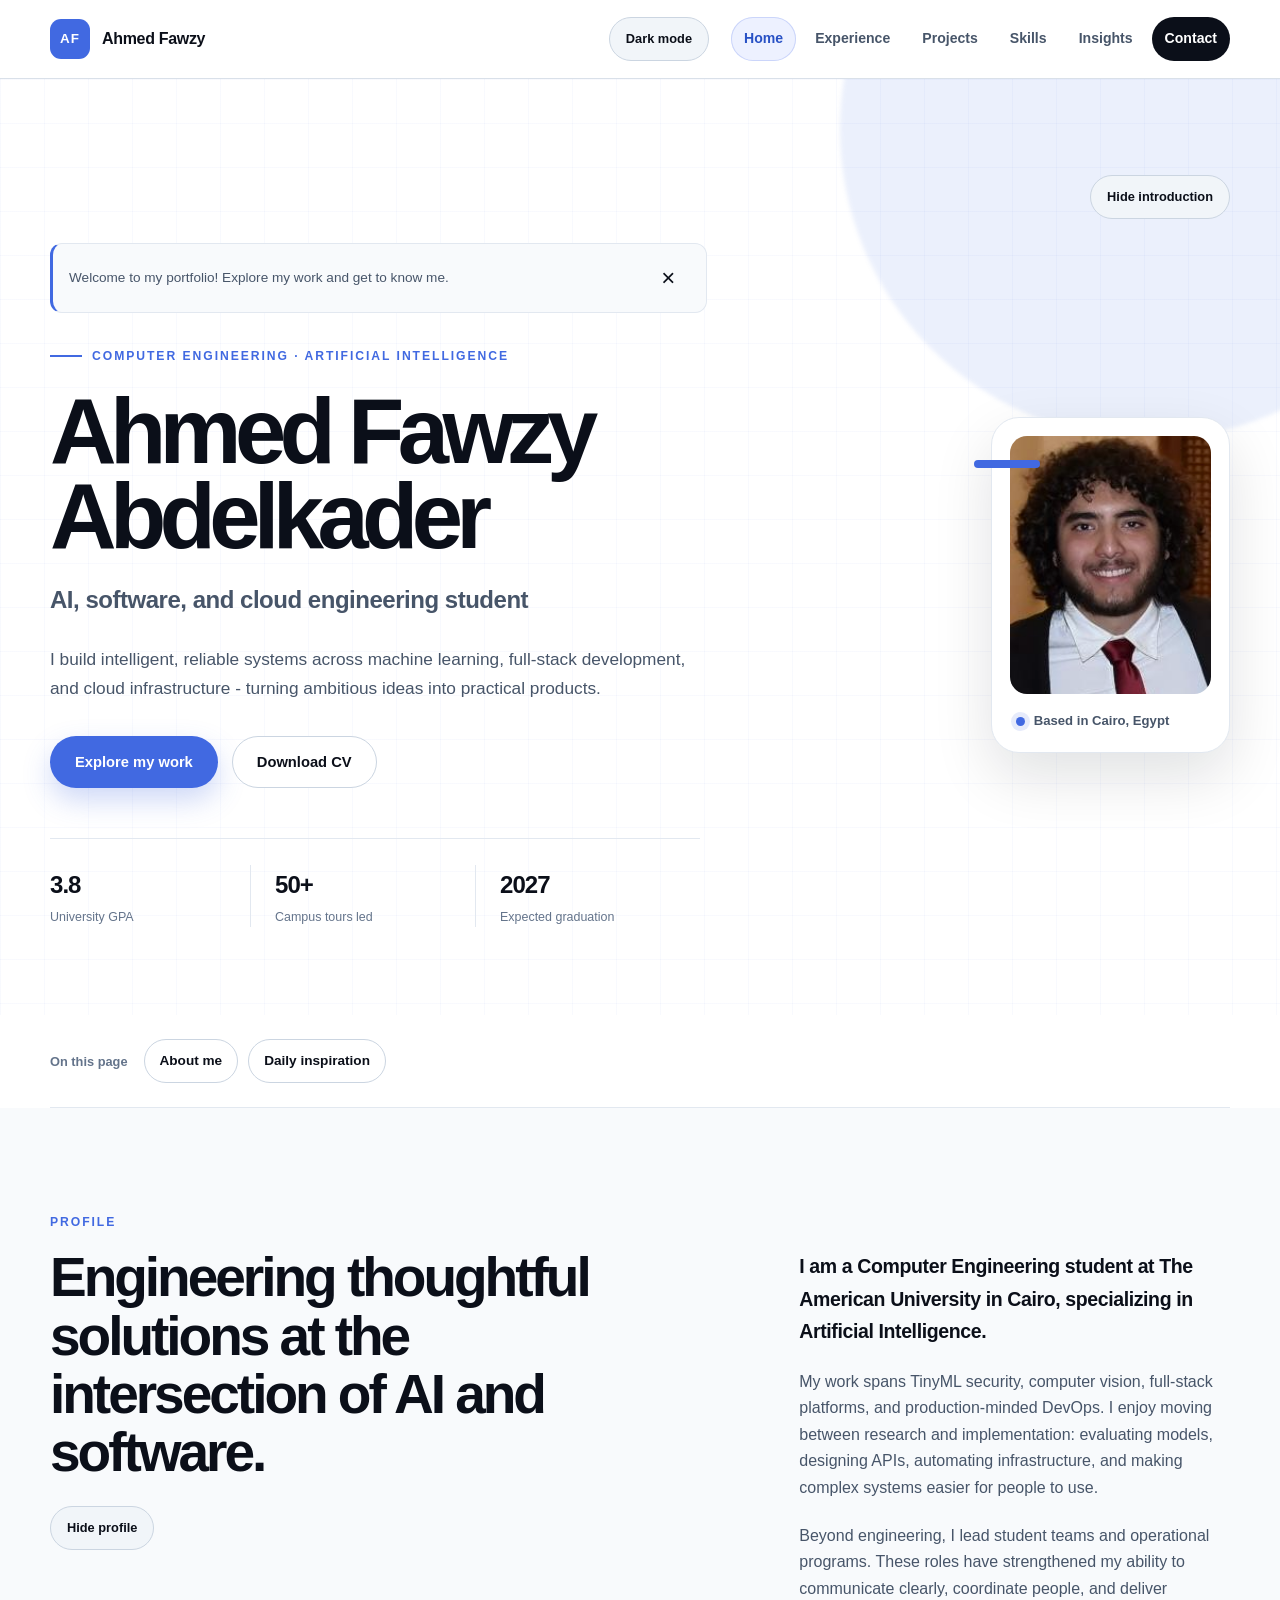
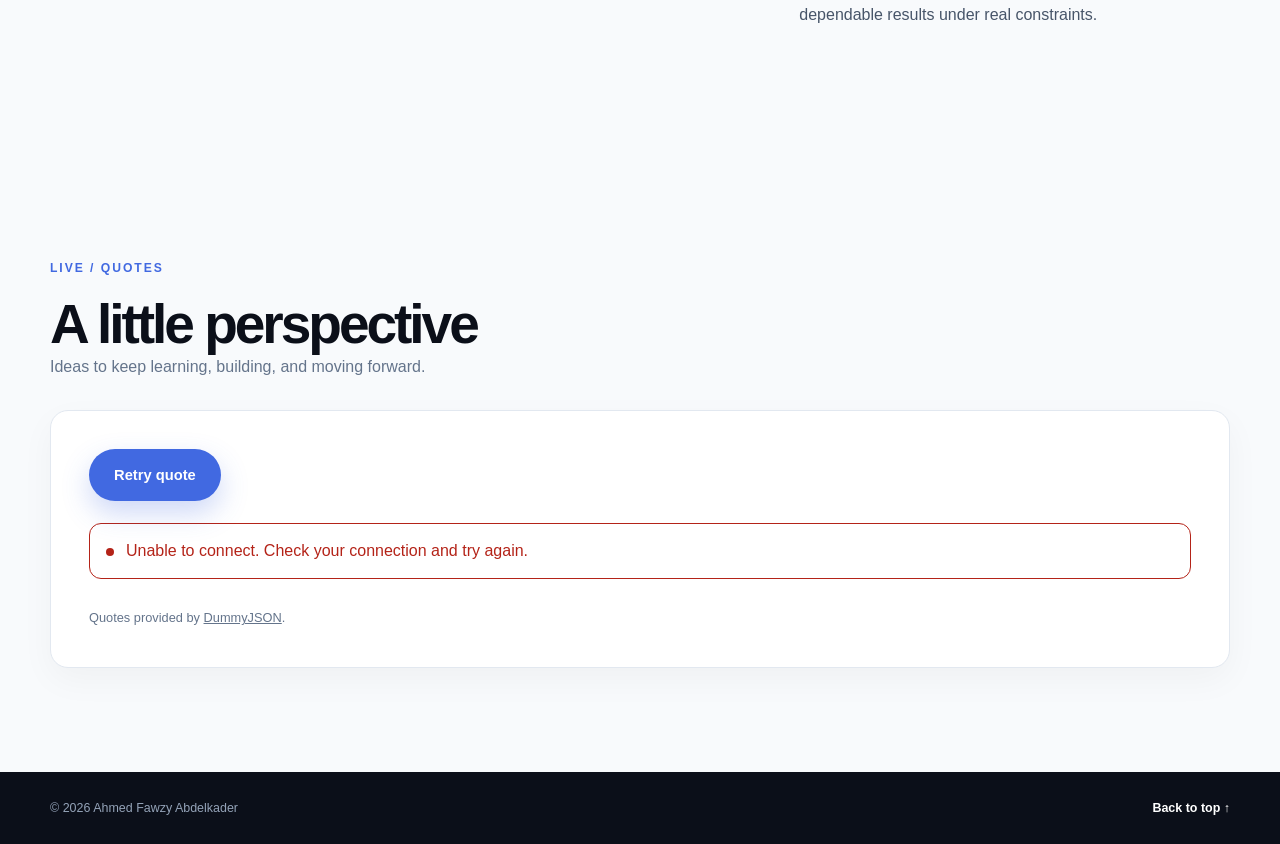
<file: index.html>
<!DOCTYPE html>
<html lang="en">
  <head>
    <meta charset="utf-8">
    <meta name="viewport" content="width=device-width, initial-scale=1">
    <meta
      name="description"
      content="About Ahmed Fawzy Abdelkader, Computer Engineering and AI student in Cairo. Explore projects, experience, skills, and an inspirational quote."
    >
    <meta name="theme-color" content="#4169e1">
    <title>Home | Ahmed Fawzy Abdelkader</title>
    <link rel="stylesheet" href="styles.css">
    <script src="script.js" defer></script>
    <script src="api.js" defer></script>
  </head>

  <body>
    <a class="skip-link" href="#main-content">Skip to main content</a>

    <header class="site-header">
      <div class="container nav-wrap">
        <a class="wordmark" href="index.html" aria-label="Ahmed Fawzy Abdelkader - Home">
          <span class="wordmark-mark" aria-hidden="true">AF</span>
          <span class="wordmark-name">Ahmed Fawzy</span>
        </a>

        <div class="nav-controls">
          <button class="theme-toggle" id="theme-toggle" type="button" aria-pressed="false" hidden>Dark mode</button>
          <nav class="site-nav" aria-label="Primary navigation"><a href="index.html" aria-current="page">Home</a>
<a href="experience.html">Experience</a>
<a href="projects.html">Projects</a>
<a href="skills.html">Skills</a>
<a href="insights.html">Insights</a>
<a href="contact.html" class="nav-cta">Contact</a></nav>
        </div>
      </div>
    </header>

    <main id="main-content" tabindex="-1"><section class="hero" id="top" aria-labelledby="hero-title">
        <div class="container intro-controls">
          <button class="section-toggle" type="button" aria-expanded="true" aria-controls="introduction-content" data-label="introduction" hidden>Hide introduction</button>
        </div>
        <div class="container hero-grid" id="introduction-content" data-collapsible-panel>
          <div class="hero-copy">
            <div class="welcome-banner" id="welcome-banner" hidden>
              <p id="welcome-message" role="status"></p>
              <button type="button" id="dismiss-welcome" aria-label="Dismiss welcome message">&times;</button>
            </div>
            <p class="eyebrow">Computer Engineering · Artificial Intelligence</p>
            <h1 id="hero-title">Ahmed Fawzy<br>Abdelkader</h1>
            <p class="hero-title">AI, software, and cloud engineering student</p>
            <p class="hero-intro">
              I build intelligent, reliable systems across machine learning, full-stack
              development, and cloud infrastructure - turning ambitious ideas into
              practical products.
            </p>

            <div class="hero-actions">
              <a class="button button-primary" href="projects.html#projects">Explore my work</a>
              <a class="button button-secondary" href="assets/Ahmed_Fawzy_CV.pdf" download>
                Download CV
              </a>
            </div>

            <ul class="hero-meta">
              <li>
                <strong>3.8</strong>
                <span>University GPA</span>
              </li>
              <li>
                <strong>50+</strong>
                <span>Campus tours led</span>
              </li>
              <li>
                <strong>2027</strong>
                <span>Expected graduation</span>
              </li>
            </ul>
          </div>

          <div class="portrait-column">
            <div class="portrait-frame">
              <div class="portrait-accent" aria-hidden="true"></div>
              <img
                src="images/profile.jpeg"
                alt="Ahmed Fawzy Abdelkader wearing a suit and tie"
                width="189"
                height="258"
              >
              <div class="portrait-caption">
                <span class="status-dot" aria-hidden="true"></span>
                <span>Based in Cairo, Egypt</span>
              </div>
            </div>
          </div>
        </div>
      </section>
<nav class="page-links container" aria-label="On this page"><span>On this page</span><a href="#about">About me</a><a href="#quotes">Daily inspiration</a></nav><section class="section section-light" id="about" aria-labelledby="about-title">
        <div class="container about-grid">
          <div class="section-heading">
            <p class="section-number">Profile</p>
            <h2 id="about-title">Engineering thoughtful solutions at the intersection of AI and software.</h2>
            <button class="section-toggle" type="button" aria-expanded="true" aria-controls="profile-content" data-label="profile" hidden>Hide profile</button>
          </div>

          <div class="about-copy" id="profile-content" data-collapsible-panel>
            <p class="lead">
              I am a Computer Engineering student at The American University in Cairo,
              specializing in Artificial Intelligence.
            </p>
            <p>
              My work spans TinyML security, computer vision, full-stack platforms, and
              production-minded DevOps. I enjoy moving between research and implementation:
              evaluating models, designing APIs, automating infrastructure, and making complex
              systems easier for people to use.
            </p>
            <p>
              Beyond engineering, I lead student teams and operational programs. These roles
              have strengthened my ability to communicate clearly, coordinate people, and
              deliver dependable results under real constraints.
            </p>
          </div>
        </div>
      </section><section class="section section-light api-section" id="quotes" aria-labelledby="quotes-title"><div class="container"><div class="section-heading"><p class="section-number">Live / quotes</p><h2 id="quotes-title">A little perspective</h2><p class="section-note">Ideas to keep learning, building, and moving forward.</p></div><div class="api-panel" data-api="quotes"><button type="button" class="button button-primary" data-load>New quote</button><p class="api-status" role="status" aria-live="polite">Ready to load. Enable JavaScript to see live data.</p><div class="api-results" aria-busy="false"></div><p class="api-credit">Quotes provided by <a href="https://dummyjson.com/docs/quotes" target="_blank" rel="noopener noreferrer">DummyJSON</a>.</p></div></div></section></main><footer class="site-footer">
      <div class="container footer-content">
        <p>© 2026 Ahmed Fawzy Abdelkader</p>
        <a href="#top">Back to top ↑</a>
      </div>
    </footer>
  </body>
</html>
</file>
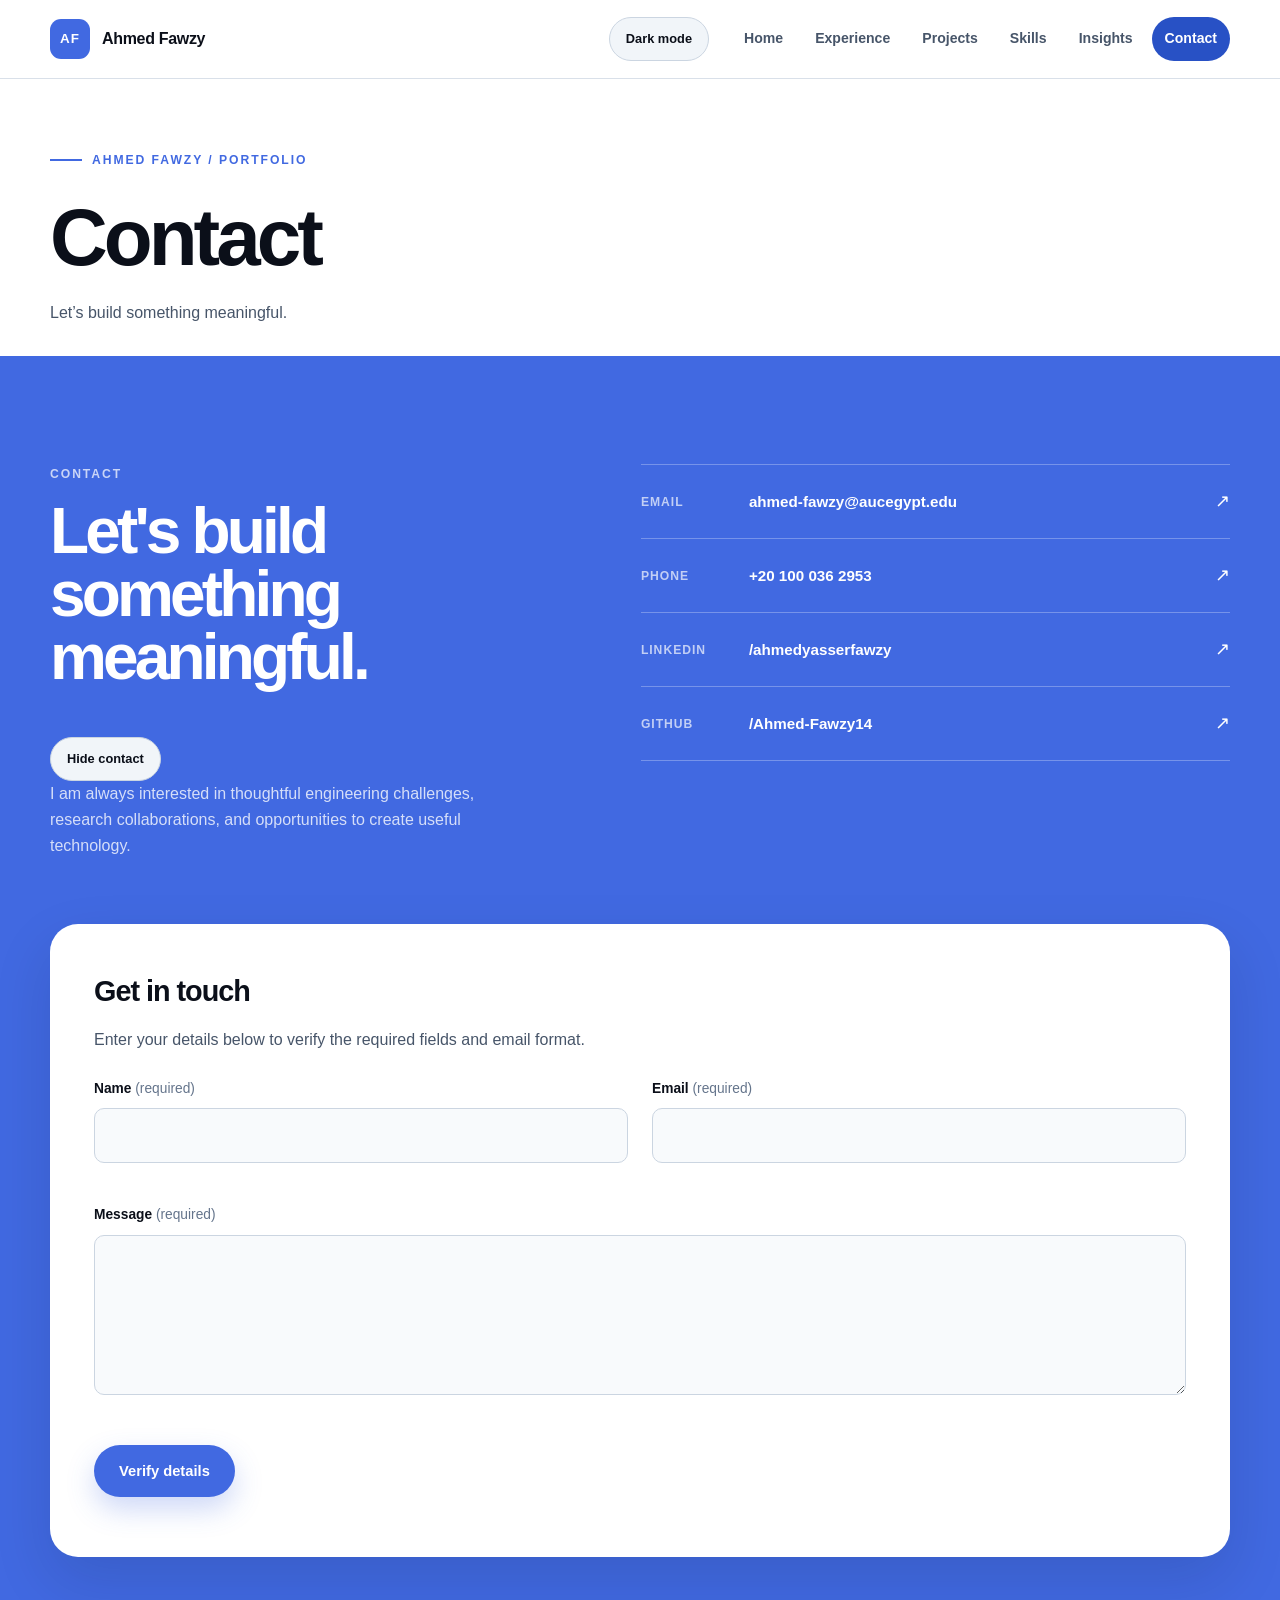
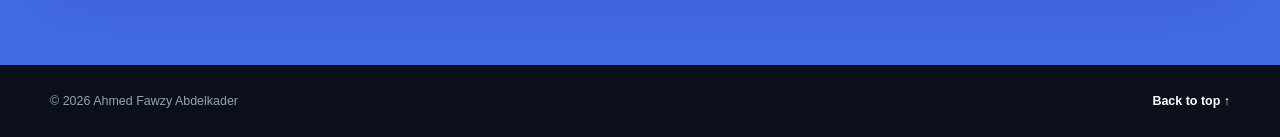
<file: contact.html>
<!DOCTYPE html>
<html lang="en">
  <head>
    <meta charset="utf-8">
    <meta name="viewport" content="width=device-width, initial-scale=1">
    <meta
      name="description"
      content="Contact Ahmed Fawzy by email, phone, LinkedIn, or GitHub, and try the contact details validation form."
    >
    <meta name="theme-color" content="#4169e1">
    <title>Contact | Ahmed Fawzy Abdelkader</title>
    <link rel="stylesheet" href="styles.css">
    <script src="script.js" defer></script>
    <script src="api.js" defer></script>
  </head>

  <body>
    <a class="skip-link" href="#main-content">Skip to main content</a>

    <header class="site-header">
      <div class="container nav-wrap">
        <a class="wordmark" href="index.html" aria-label="Ahmed Fawzy Abdelkader - Home">
          <span class="wordmark-mark" aria-hidden="true">AF</span>
          <span class="wordmark-name">Ahmed Fawzy</span>
        </a>

        <div class="nav-controls">
          <button class="theme-toggle" id="theme-toggle" type="button" aria-pressed="false" hidden>Dark mode</button>
          <nav class="site-nav" aria-label="Primary navigation"><a href="index.html">Home</a>
<a href="experience.html">Experience</a>
<a href="projects.html">Projects</a>
<a href="skills.html">Skills</a>
<a href="insights.html">Insights</a>
<a href="contact.html" aria-current="page" class="nav-cta">Contact</a></nav>
        </div>
      </div>
    </header>

    <main id="main-content" tabindex="-1"><div class="page-intro container" id="top"><p class="eyebrow">Ahmed Fawzy / Portfolio</p><h1>Contact</h1><p>Let’s build something meaningful.</p></div><section class="contact-section" id="contact" aria-labelledby="contact-title">
        <div class="container contact-grid">
          <div>
            <p class="section-number section-number-light">Contact</p>
            <h2 id="contact-title">Let's build something meaningful.</h2>
            <button class="section-toggle" type="button" aria-expanded="true" aria-controls="contact-links contact-form-container" data-label="contact" hidden>Hide contact</button>
            <p>
              I am always interested in thoughtful engineering challenges, research
              collaborations, and opportunities to create useful technology.
            </p>
          </div>

          <address class="contact-links" id="contact-links" data-collapsible-panel>
            <a href="mailto:ahmed-fawzy@aucegypt.edu">
              <span>Email</span>
              <strong>ahmed-fawzy@aucegypt.edu</strong>
              <span class="contact-arrow" aria-hidden="true">↗</span>
            </a>
            <a href="tel:+201000362953">
              <span>Phone</span>
              <strong>+20&nbsp;100&nbsp;036&nbsp;2953</strong>
              <span class="contact-arrow" aria-hidden="true">↗</span>
            </a>
            <a href="https://www.linkedin.com/in/ahmedyasserfawzy/" target="_blank" rel="noopener noreferrer">
              <span>LinkedIn</span>
              <strong>/ahmedyasserfawzy</strong>
              <span class="contact-arrow" aria-hidden="true">↗</span>
            </a>
            <a href="https://github.com/Ahmed-Fawzy14" target="_blank" rel="noopener noreferrer">
              <span>GitHub</span>
              <strong>/Ahmed-Fawzy14</strong>
              <span class="contact-arrow" aria-hidden="true">↗</span>
            </a>
          </address>
        </div>
        <div class="container" id="contact-form-container" data-collapsible-panel>
          <form class="contact-form" id="contact-form" novalidate hidden>
            <h3>Get in touch</h3>
            <p id="contact-help">Enter your details below to verify the required fields and email format.</p>
            <div class="form-fields">
              <div class="form-field">
                <label for="contact-name">Name <span>(required)</span></label>
                <input id="contact-name" name="name" type="text" autocomplete="name" maxlength="100" required aria-describedby="name-error">
                <p class="field-error" id="name-error"></p>
              </div>
              <div class="form-field">
                <label for="contact-email">Email <span>(required)</span></label>
                <input id="contact-email" name="email" type="email" autocomplete="email" maxlength="254" required aria-describedby="email-error">
                <p class="field-error" id="email-error"></p>
              </div>
              <div class="form-field form-field-wide">
                <label for="contact-message">Message <span>(required)</span></label>
                <textarea id="contact-message" name="message" rows="5" maxlength="3000" required aria-describedby="message-error contact-help"></textarea>
                <p class="field-error" id="message-error"></p>
              </div>
            </div>
            <button class="button button-primary" type="submit">Verify details</button>
            <p class="form-feedback" id="contact-feedback" role="status"></p>
          </form>
        </div>
      </section></main><footer class="site-footer">
      <div class="container footer-content">
        <p>© 2026 Ahmed Fawzy Abdelkader</p>
        <a href="#top">Back to top ↑</a>
      </div>
    </footer>
  </body>
</html>
</file>
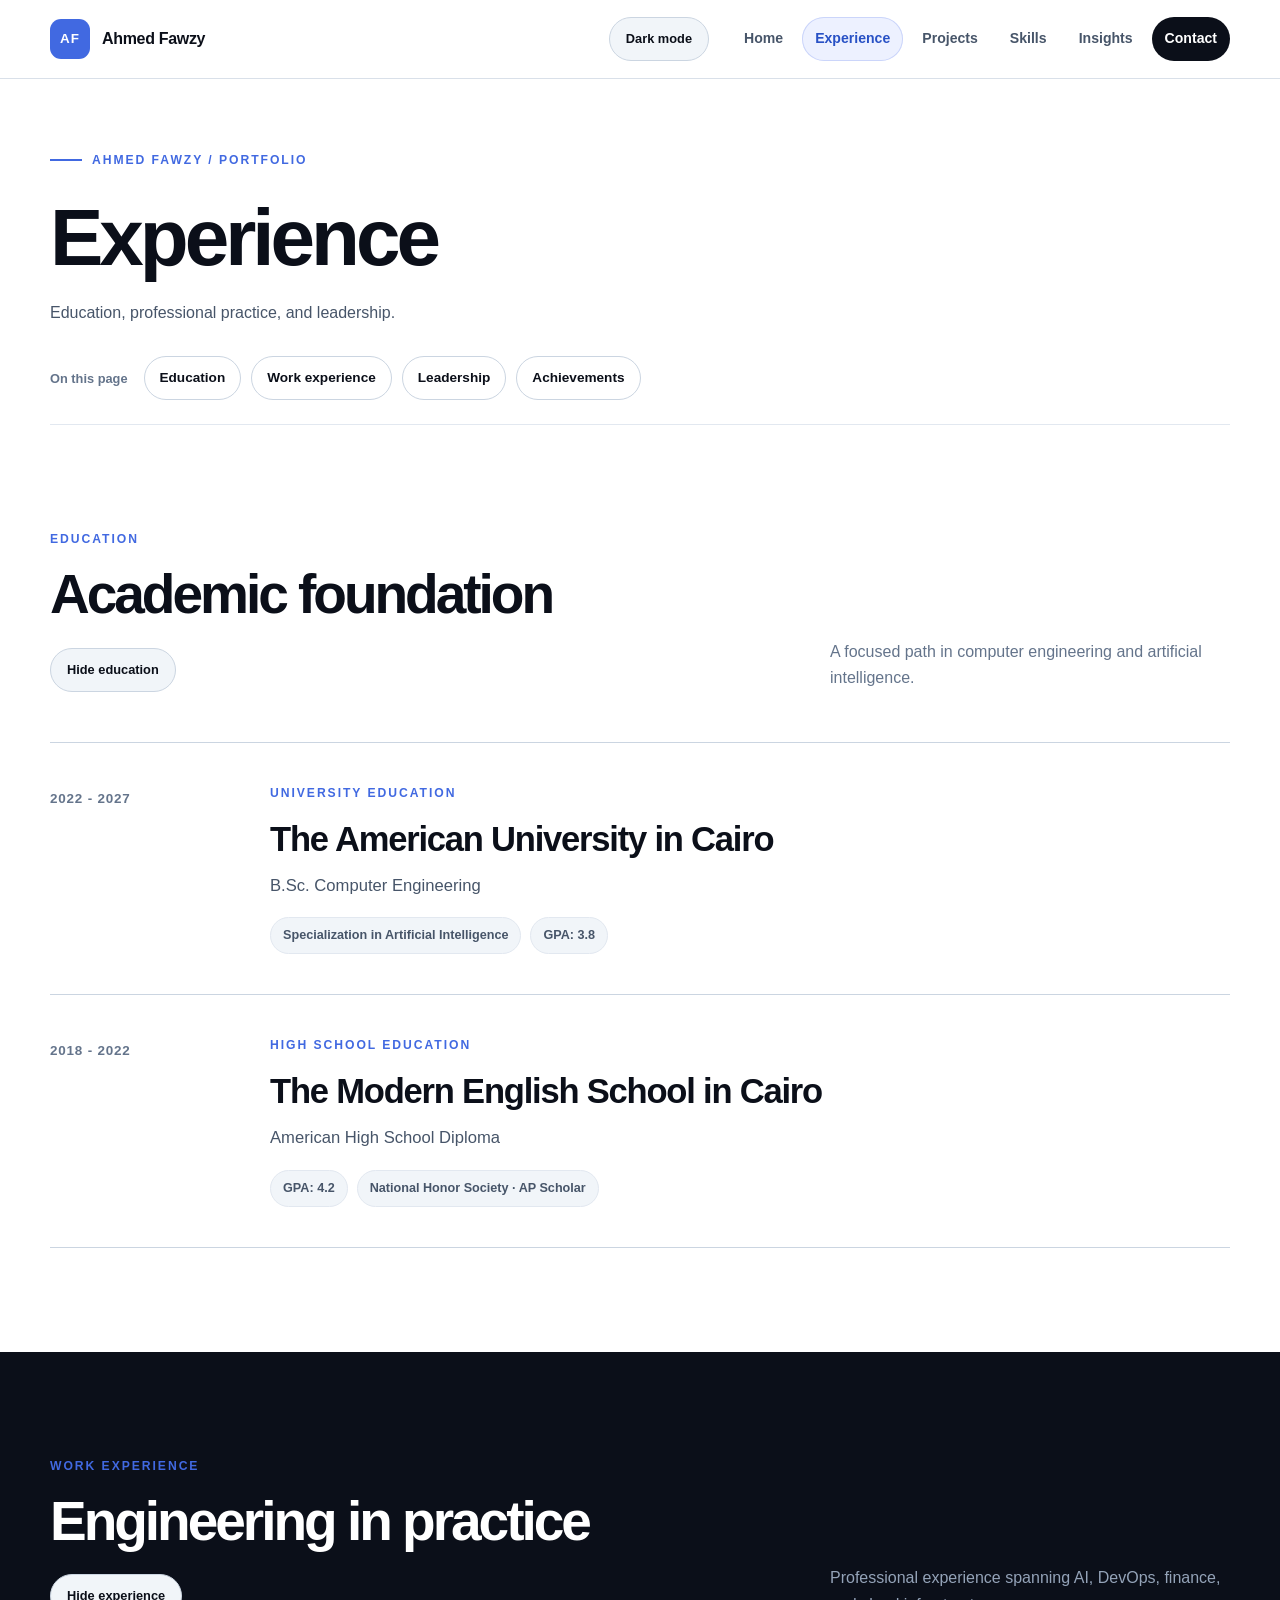
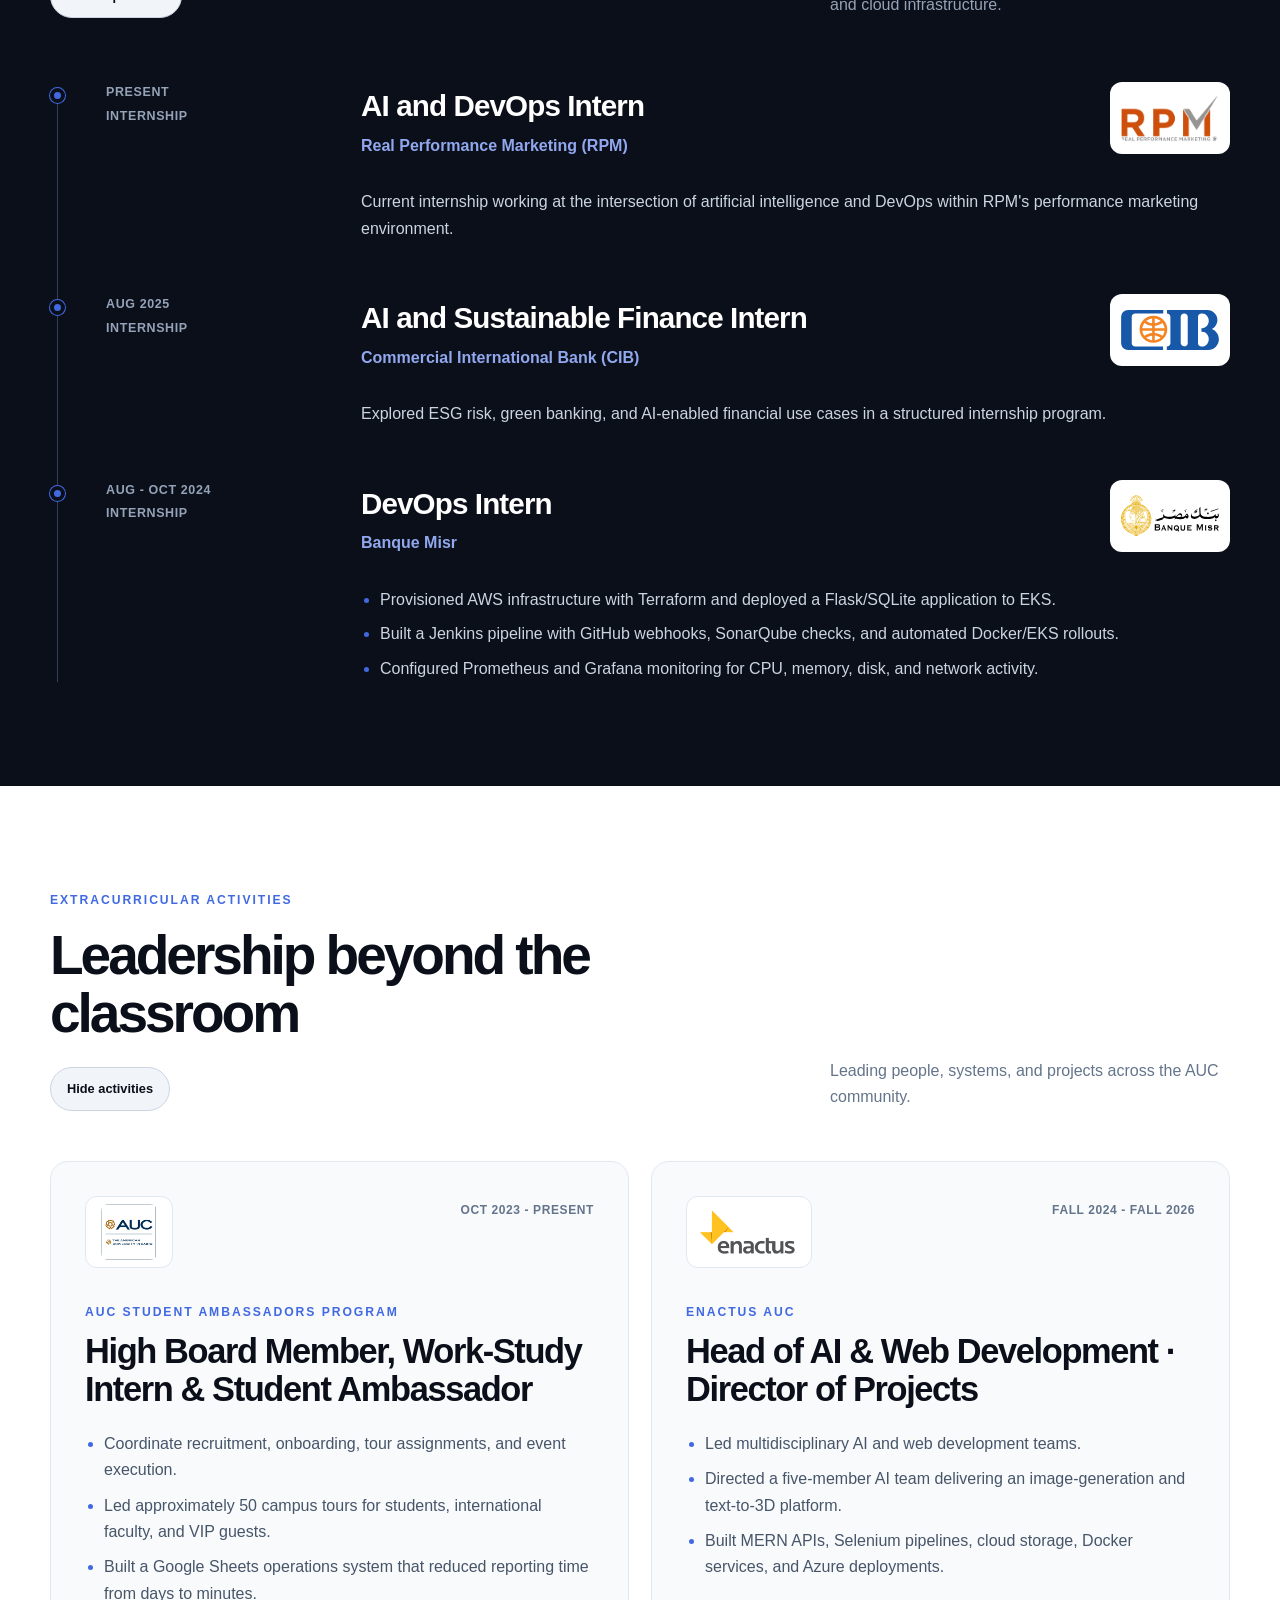
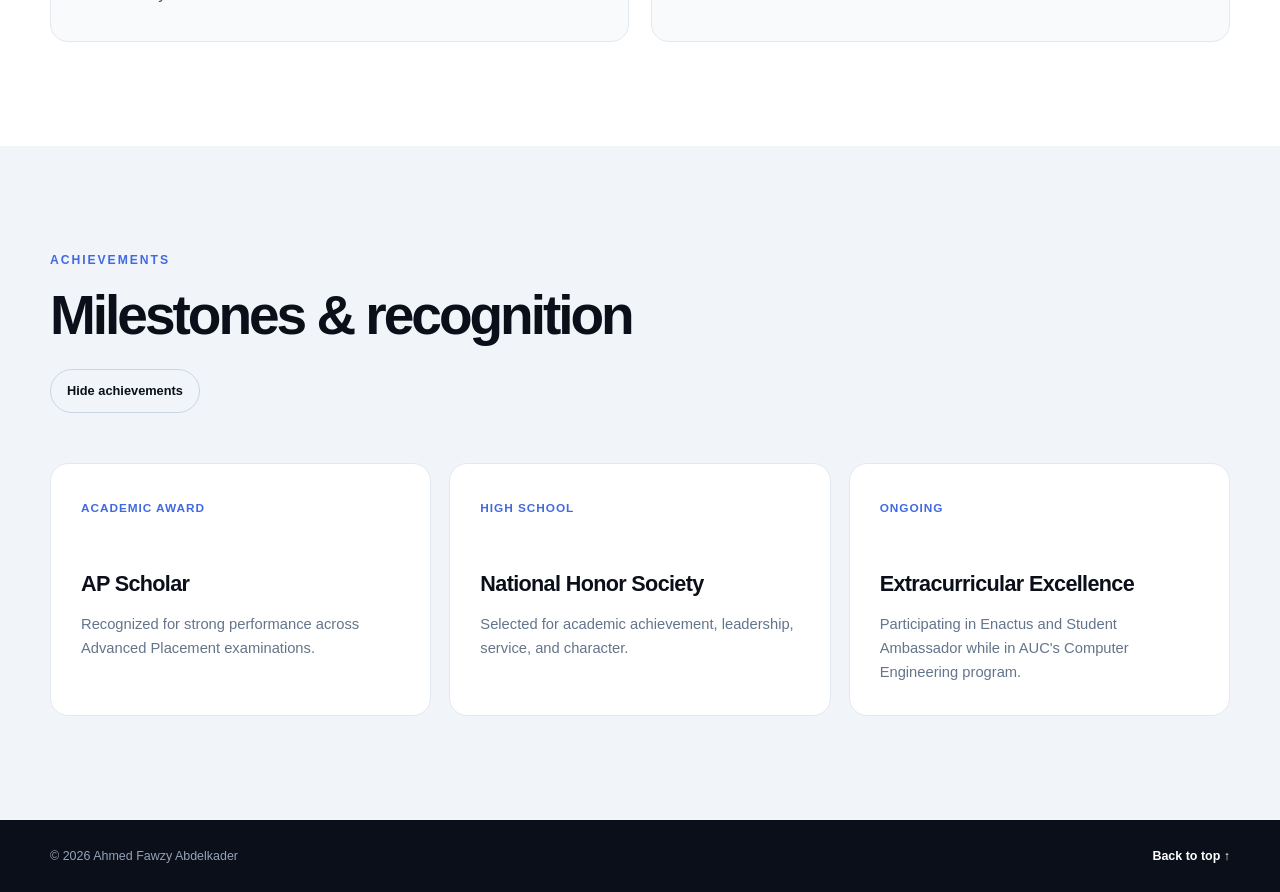
<file: experience.html>
<!DOCTYPE html>
<html lang="en">
  <head>
    <meta charset="utf-8">
    <meta name="viewport" content="width=device-width, initial-scale=1">
    <meta
      name="description"
      content="Ahmed Fawzy’s education, engineering internships, student leadership, and academic achievements."
    >
    <meta name="theme-color" content="#4169e1">
    <title>Experience | Ahmed Fawzy Abdelkader</title>
    <link rel="stylesheet" href="styles.css">
    <script src="script.js" defer></script>
    <script src="api.js" defer></script>
  </head>

  <body>
    <a class="skip-link" href="#main-content">Skip to main content</a>

    <header class="site-header">
      <div class="container nav-wrap">
        <a class="wordmark" href="index.html" aria-label="Ahmed Fawzy Abdelkader - Home">
          <span class="wordmark-mark" aria-hidden="true">AF</span>
          <span class="wordmark-name">Ahmed Fawzy</span>
        </a>

        <div class="nav-controls">
          <button class="theme-toggle" id="theme-toggle" type="button" aria-pressed="false" hidden>Dark mode</button>
          <nav class="site-nav" aria-label="Primary navigation"><a href="index.html">Home</a>
<a href="experience.html" aria-current="page">Experience</a>
<a href="projects.html">Projects</a>
<a href="skills.html">Skills</a>
<a href="insights.html">Insights</a>
<a href="contact.html" class="nav-cta">Contact</a></nav>
        </div>
      </div>
    </header>

    <main id="main-content" tabindex="-1"><div class="page-intro container" id="top"><p class="eyebrow">Ahmed Fawzy / Portfolio</p><h1>Experience</h1><p>Education, professional practice, and leadership.</p></div><nav class="page-links container" aria-label="On this page"><span>On this page</span><a href="#education">Education</a><a href="#experience">Work experience</a><a href="#activities">Leadership</a><a href="#achievements">Achievements</a></nav><section class="section" id="education" aria-labelledby="education-title">
        <div class="container">
          <div class="section-heading section-heading-row">
            <div>
              <p class="section-number">Education</p>
              <h2 id="education-title">Academic foundation</h2>
              <button class="section-toggle" type="button" aria-expanded="true" aria-controls="education-content" data-label="education" hidden>Hide education</button>
            </div>
            <p class="section-note">A focused path in computer engineering and artificial intelligence.</p>
          </div>

          <div class="education-list" id="education-content" data-collapsible-panel>
            <article class="education-item">
              <div class="education-year">2022 - 2027</div>
              <div>
                <p class="item-label">University Education</p>
                <h3>The American University in Cairo</h3>
                <p class="institution">B.Sc. Computer Engineering</p>
                <div class="detail-row">
                  <span>Specialization in Artificial Intelligence</span>
                  <span>GPA: 3.8</span>
                </div>
              </div>
            </article>

            <article class="education-item">
              <div class="education-year">2018 - 2022</div>
              <div>
                <p class="item-label">High School Education</p>
                <h3>The Modern English School in Cairo</h3>
                <p class="institution">American High School Diploma</p>
                <div class="detail-row">
                  <span>GPA: 4.2</span>
                  <span>National Honor Society · AP Scholar</span>
                </div>
              </div>
            </article>
          </div>
        </div>
      </section>
<section class="section section-dark" id="experience" aria-labelledby="experience-title">
        <div class="container">
          <div class="section-heading section-heading-row section-heading-inverse">
            <div>
              <p class="section-number">Work Experience</p>
              <h2 id="experience-title">Engineering in practice</h2>
              <button class="section-toggle" type="button" aria-expanded="true" aria-controls="experience-content" data-label="experience" hidden>Hide experience</button>
            </div>
            <p class="section-note">Professional experience spanning AI, DevOps, finance, and cloud infrastructure.</p>
          </div>

          <div class="timeline" id="experience-content" data-collapsible-panel>
            <article class="timeline-item">
              <div class="timeline-marker" aria-hidden="true"></div>
              <div class="timeline-meta">
                <span>Present</span>
                <span>Internship</span>
              </div>
              <div class="timeline-content">
                <div class="experience-heading">
                  <div>
                    <h3>AI and DevOps Intern</h3>
                    <p class="company">Real Performance Marketing (RPM)</p>
                  </div>
                  <div class="organization-logo">
                    <img src="images/logos/rpm.png" alt="Real Performance Marketing logo">
                  </div>
                </div>
                <p>
                  Current internship working at the intersection of artificial intelligence
                  and DevOps within RPM's performance marketing environment.
                </p>
              </div>
            </article>

            <article class="timeline-item">
              <div class="timeline-marker" aria-hidden="true"></div>
              <div class="timeline-meta">
                <span>Aug 2025</span>
                <span>Internship</span>
              </div>
              <div class="timeline-content">
                <div class="experience-heading">
                  <div>
                    <h3>AI and Sustainable Finance Intern</h3>
                    <p class="company">Commercial International Bank (CIB)</p>
                  </div>
                  <div class="organization-logo">
                    <img src="images/logos/cib.svg" alt="Commercial International Bank logo">
                  </div>
                </div>
                <p>
                  Explored ESG risk, green banking, and AI-enabled financial use cases in a
                  structured internship program.
                </p>
              </div>
            </article>

            <article class="timeline-item">
              <div class="timeline-marker" aria-hidden="true"></div>
              <div class="timeline-meta">
                <span>Aug - Oct 2024</span>
                <span>Internship</span>
              </div>
              <div class="timeline-content">
                <div class="experience-heading">
                  <div>
                    <h3>DevOps Intern</h3>
                    <p class="company">Banque Misr</p>
                  </div>
                  <div class="organization-logo">
                    <img src="images/logos/banque-misr.svg" alt="Banque Misr logo">
                  </div>
                </div>
                <ul>
                  <li>Provisioned AWS infrastructure with Terraform and deployed a Flask/SQLite application to EKS.</li>
                  <li>Built a Jenkins pipeline with GitHub webhooks, SonarQube checks, and automated Docker/EKS rollouts.</li>
                  <li>Configured Prometheus and Grafana monitoring for CPU, memory, disk, and network activity.</li>
                </ul>
              </div>
            </article>

          </div>
        </div>
      </section>
<section class="section activities" id="activities" aria-labelledby="activities-title">
        <div class="container">
          <div class="section-heading section-heading-row">
            <div>
              <p class="section-number">Extracurricular Activities</p>
              <h2 id="activities-title">Leadership beyond the classroom</h2>
              <button class="section-toggle" type="button" aria-expanded="true" aria-controls="activities-content" data-label="activities" hidden>Hide activities</button>
            </div>
            <p class="section-note">Leading people, systems, and projects across the AUC community.</p>
          </div>

          <div class="activity-grid" id="activities-content" data-collapsible-panel>
            <article class="activity-card">
              <div class="activity-topline">
                <div class="activity-logo">
                  <img src="images/logos/auc.jpg" alt="The American University in Cairo logo">
                </div>
                <span>Oct 2023 - Present</span>
              </div>
              <p class="item-label">AUC Student Ambassadors Program</p>
              <h3>High Board Member, Work-Study Intern &amp; Student Ambassador</h3>
              <ul>
                <li>Coordinate recruitment, onboarding, tour assignments, and event execution.</li>
                <li>Led approximately 50 campus tours for students, international faculty, and VIP guests.</li>
                <li>Built a Google Sheets operations system that reduced reporting time from days to minutes.</li>
              </ul>
            </article>

            <article class="activity-card">
              <div class="activity-topline">
                <div class="activity-logo activity-logo-wide">
                  <img src="images/logos/enactus.png" alt="Enactus logo">
                </div>
                <span>Fall 2024 - Fall 2026</span>
              </div>
              <p class="item-label">Enactus AUC</p>
              <h3>Head of AI &amp; Web Development · Director of Projects</h3>
              <ul>
                <li>Led multidisciplinary AI and web development teams.</li>
                <li>Directed a five-member AI team delivering an image-generation and text-to-3D platform.</li>
                <li>Built MERN APIs, Selenium pipelines, cloud storage, Docker services, and Azure deployments.</li>
              </ul>
            </article>
          </div>
        </div>
      </section>
<section class="section achievements" id="achievements" aria-labelledby="achievements-title">
        <div class="container">
          <div class="section-heading section-heading-row">
            <div>
              <p class="section-number">Achievements</p>
              <h2 id="achievements-title">Milestones &amp; recognition</h2>
              <button class="section-toggle" type="button" aria-expanded="true" aria-controls="achievements-content" data-label="achievements" hidden>Hide achievements</button>
            </div>
          </div>

          <div class="achievement-grid" id="achievements-content" data-collapsible-panel>
            <article class="achievement-card">
              <span class="achievement-year">Academic Award</span>
              <h3>AP Scholar</h3>
              <p>Recognized for strong performance across Advanced Placement examinations.</p>
            </article>
            <article class="achievement-card">
              <span class="achievement-year">High School</span>
              <h3>National Honor Society</h3>
              <p>Selected for academic achievement, leadership, service, and character.</p>
            </article>
            <article class="achievement-card">
              <span class="achievement-year">Ongoing</span>
              <h3>Extracurricular Excellence</h3>
              <p>Participating in Enactus and Student Ambassador while in AUC's Computer Engineering program.</p>
            </article>
          </div>
        </div>
      </section></main><footer class="site-footer">
      <div class="container footer-content">
        <p>© 2026 Ahmed Fawzy Abdelkader</p>
        <a href="#top">Back to top ↑</a>
      </div>
    </footer>
  </body>
</html>
</file>
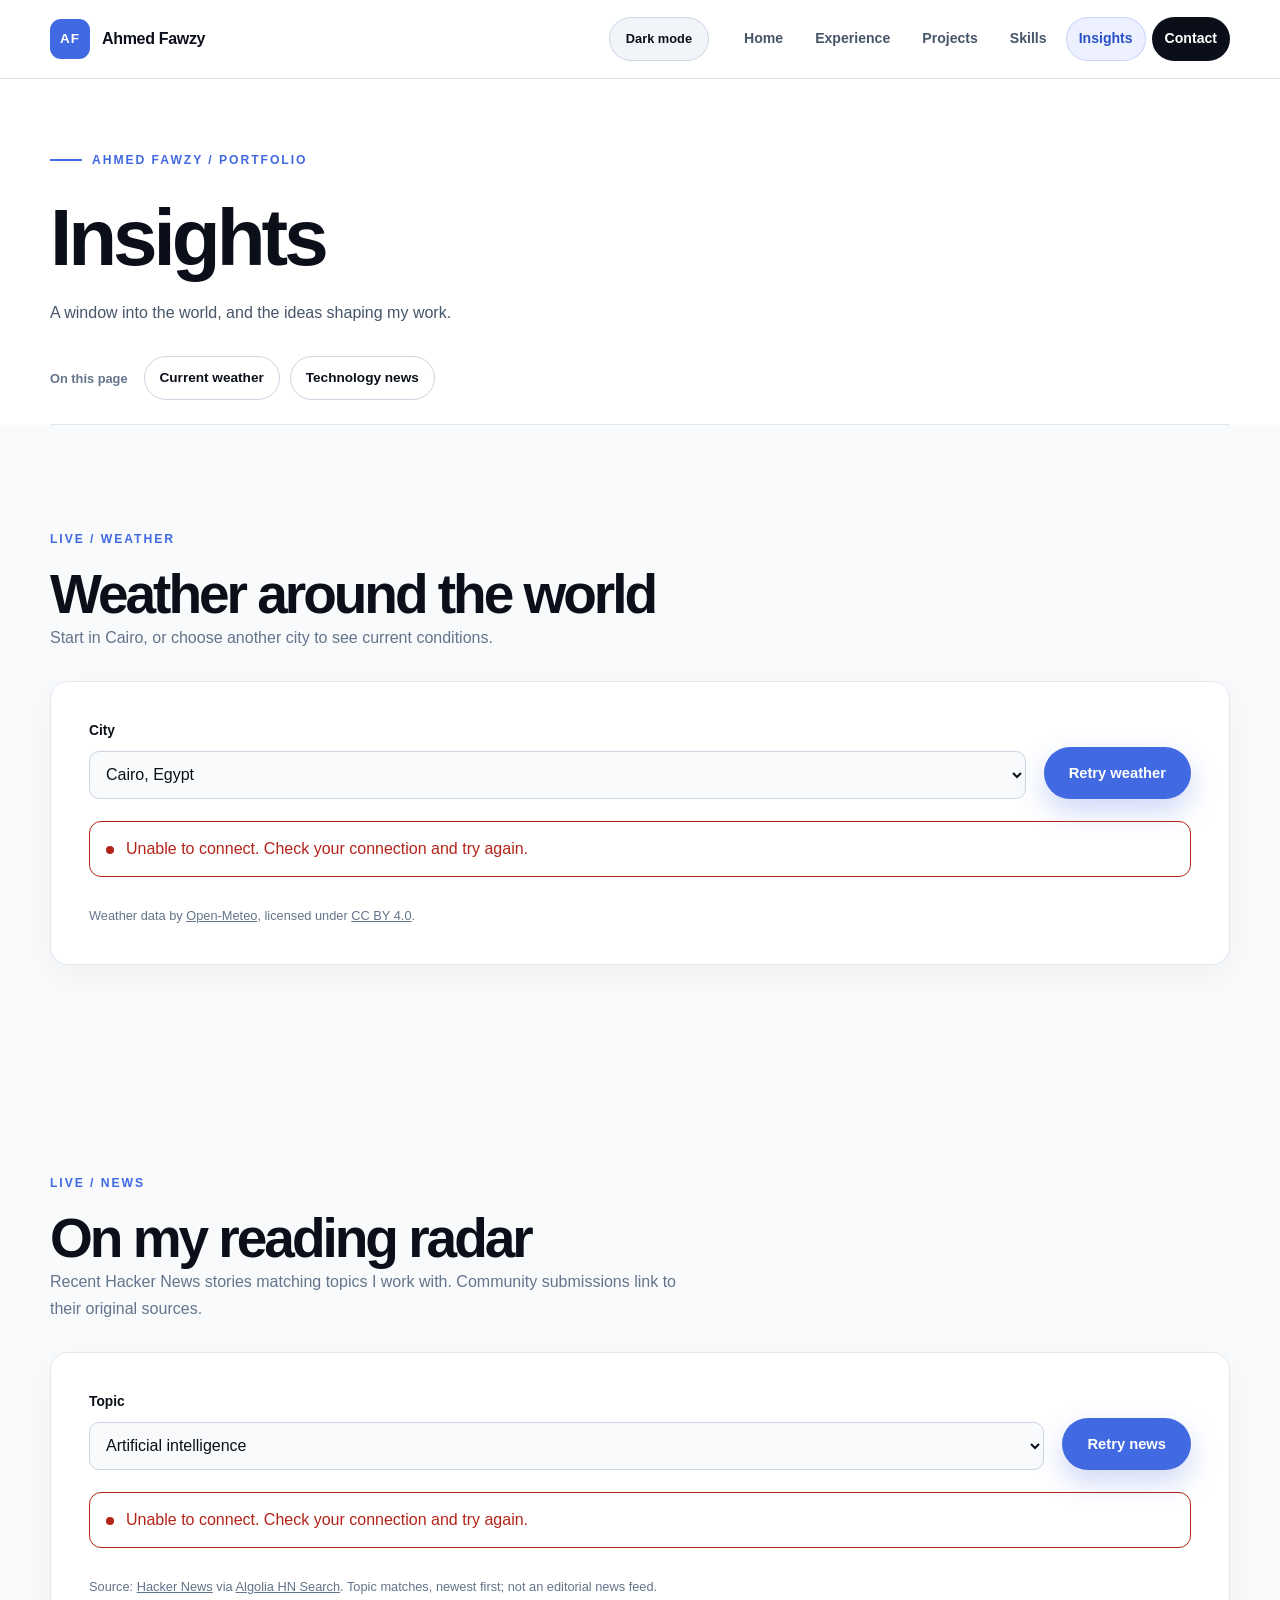
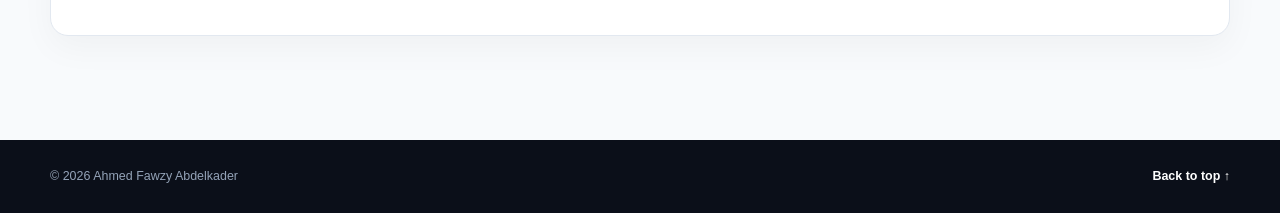
<file: insights.html>
<!DOCTYPE html>
<html lang="en">
  <head>
    <meta charset="utf-8">
    <meta name="viewport" content="width=device-width, initial-scale=1">
    <meta
      name="description"
      content="Current weather in Cairo and other cities, plus recent Hacker News stories about AI, software, cloud, and cybersecurity."
    >
    <meta name="theme-color" content="#4169e1">
    <title>Insights | Ahmed Fawzy Abdelkader</title>
    <link rel="stylesheet" href="styles.css">
    <script src="script.js" defer></script>
    <script src="api.js" defer></script>
  </head>

  <body>
    <a class="skip-link" href="#main-content">Skip to main content</a>

    <header class="site-header">
      <div class="container nav-wrap">
        <a class="wordmark" href="index.html" aria-label="Ahmed Fawzy Abdelkader - Home">
          <span class="wordmark-mark" aria-hidden="true">AF</span>
          <span class="wordmark-name">Ahmed Fawzy</span>
        </a>

        <div class="nav-controls">
          <button class="theme-toggle" id="theme-toggle" type="button" aria-pressed="false" hidden>Dark mode</button>
          <nav class="site-nav" aria-label="Primary navigation"><a href="index.html">Home</a>
<a href="experience.html">Experience</a>
<a href="projects.html">Projects</a>
<a href="skills.html">Skills</a>
<a href="insights.html" aria-current="page">Insights</a>
<a href="contact.html" class="nav-cta">Contact</a></nav>
        </div>
      </div>
    </header>

    <main id="main-content" tabindex="-1"><div class="page-intro container" id="top"><p class="eyebrow">Ahmed Fawzy / Portfolio</p><h1>Insights</h1><p>A window into the world, and the ideas shaping my work.</p></div><nav class="page-links container" aria-label="On this page"><span>On this page</span><a href="#weather">Current weather</a><a href="#news">Technology news</a></nav><section class="section section-light api-section" id="weather" aria-labelledby="weather-title"><div class="container"><div class="section-heading"><p class="section-number">Live / weather</p><h2 id="weather-title">Weather around the world</h2><p class="section-note">Start in Cairo, or choose another city to see current conditions.</p></div><div class="api-panel" data-api="weather"><div class="api-controls"><div><label for="weather-city">City</label><select id="weather-city"><option value="30.0444,31.2357">Cairo, Egypt</option><option value="31.2001,29.9187">Alexandria, Egypt</option><option value="25.2048,55.2708">Dubai, UAE</option><option value="51.5074,-0.1278">London, UK</option><option value="40.7128,-74.0060">New York, USA</option></select></div><button type="button" class="button button-primary" data-load>Refresh weather</button></div><p class="api-status" role="status" aria-live="polite">Ready to load. Enable JavaScript to see live data.</p><div class="api-results" aria-busy="false"></div><p class="api-credit">Weather data by <a href="https://open-meteo.com/" target="_blank" rel="noopener noreferrer">Open-Meteo</a>, licensed under <a href="https://creativecommons.org/licenses/by/4.0/">CC BY 4.0</a>.</p></div></div></section><section class="section section-light api-section" id="news" aria-labelledby="news-title"><div class="container"><div class="section-heading"><p class="section-number">Live / news</p><h2 id="news-title">On my reading radar</h2><p class="section-note">Recent Hacker News stories matching topics I work with. Community submissions link to their original sources.</p></div><div class="api-panel" data-api="news"><div class="api-controls"><div><label for="news-category">Topic</label><select id="news-category"><option value="artificial intelligence">Artificial intelligence</option><option value="software">Software engineering</option><option value="cloud">Cloud &amp; DevOps</option><option value="security">Cybersecurity</option></select></div><button type="button" class="button button-primary" data-load>Refresh news</button></div><p class="api-status" role="status" aria-live="polite">Ready to load. Enable JavaScript to see live data.</p><div class="api-results" aria-busy="false"></div><p class="api-credit">Source: <a href="https://news.ycombinator.com/">Hacker News</a> via <a href="https://hn.algolia.com/api">Algolia HN Search</a>. Topic matches, newest first; not an editorial news feed.</p></div></div></section></main><footer class="site-footer">
      <div class="container footer-content">
        <p>© 2026 Ahmed Fawzy Abdelkader</p>
        <a href="#top">Back to top ↑</a>
      </div>
    </footer>
  </body>
</html>
</file>
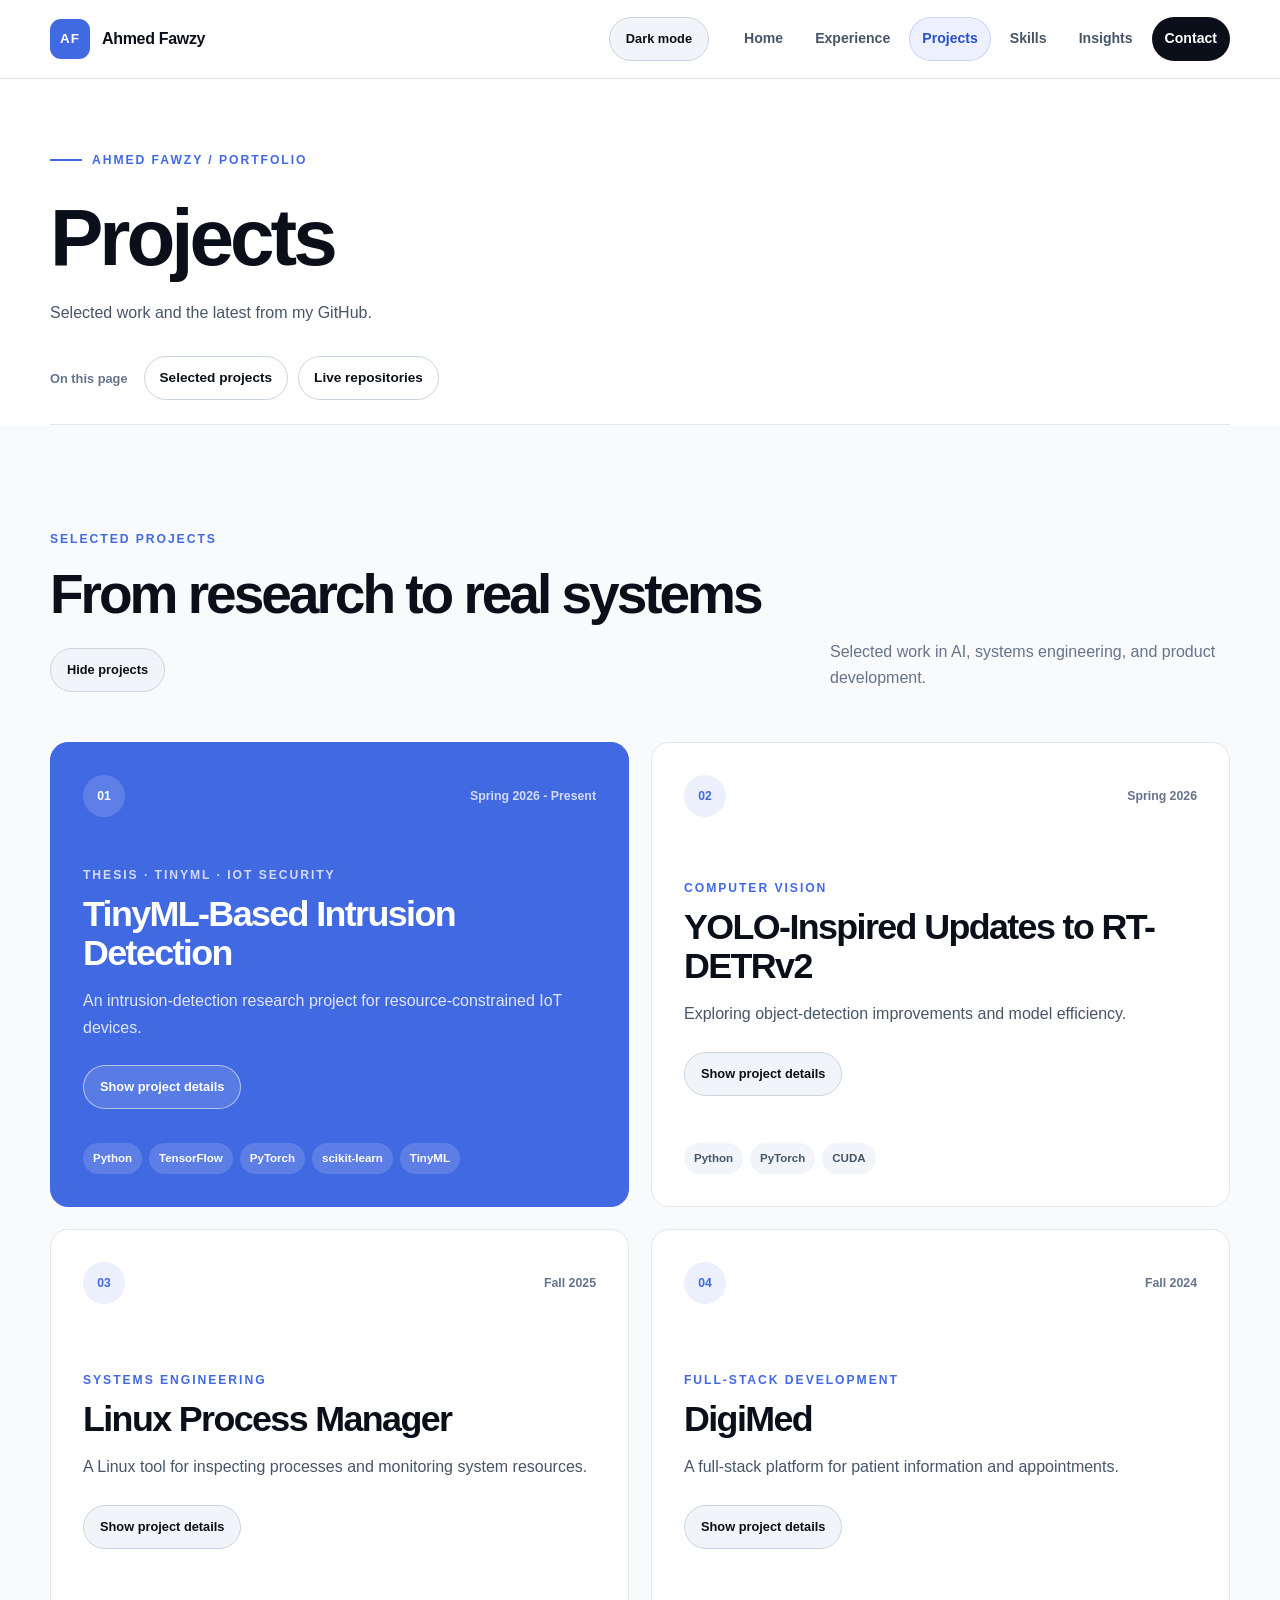
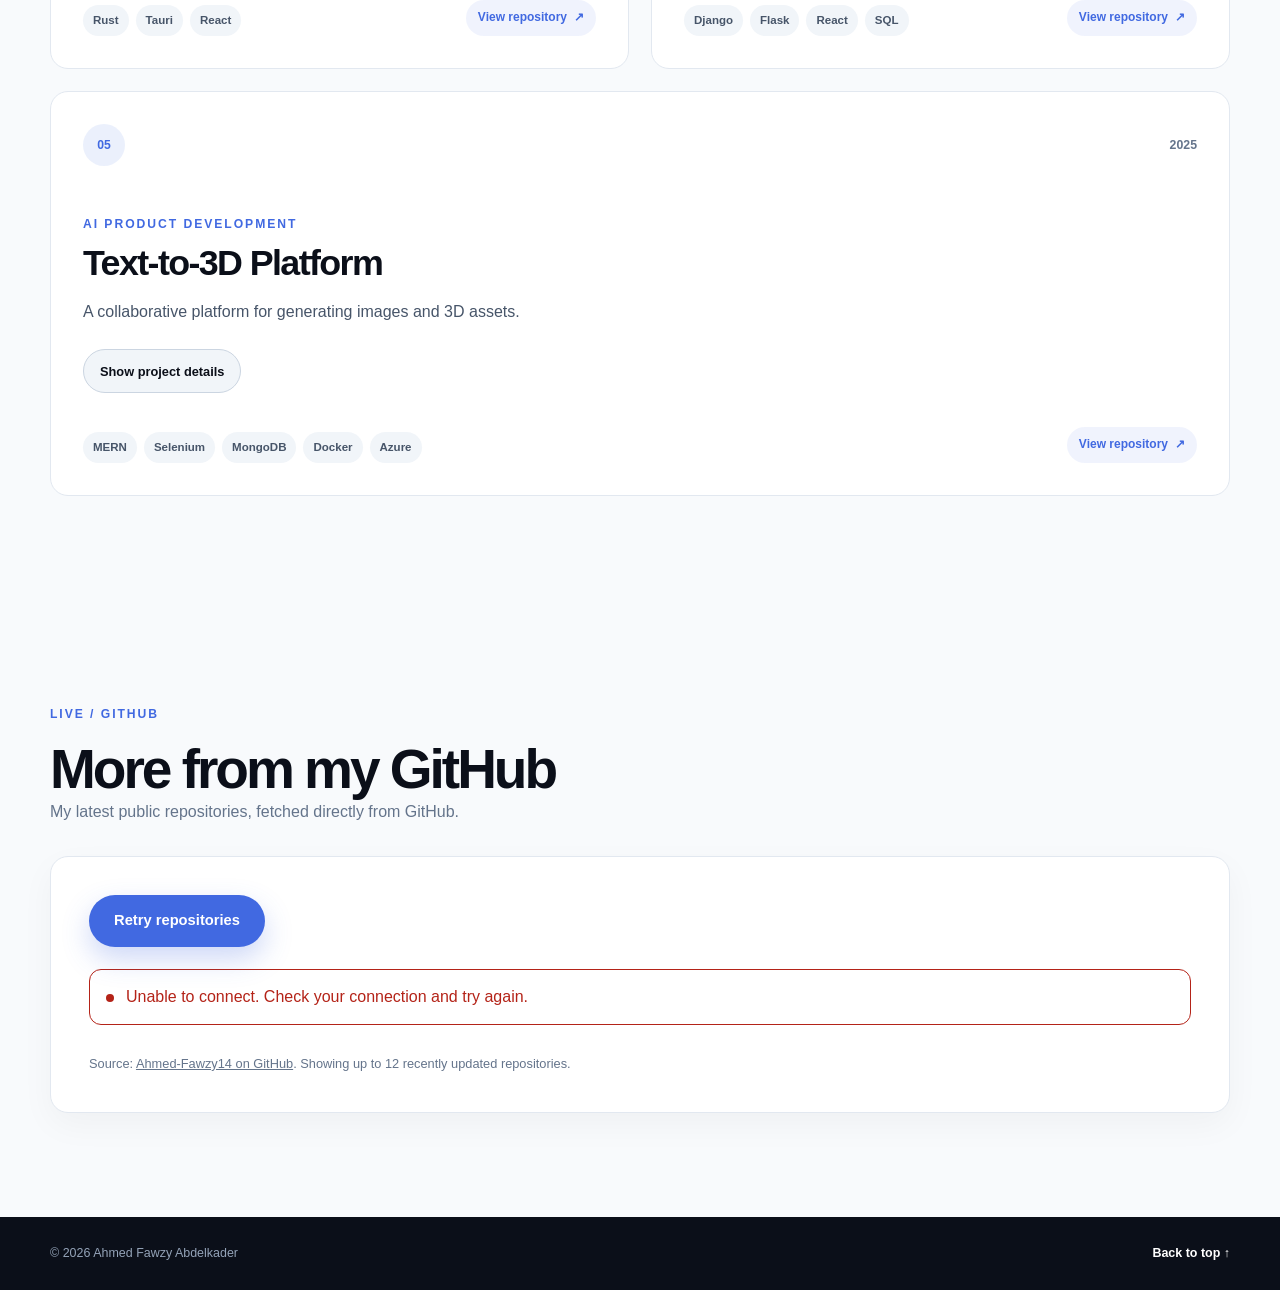
<file: projects.html>
<!DOCTYPE html>
<html lang="en">
  <head>
    <meta charset="utf-8">
    <meta name="viewport" content="width=device-width, initial-scale=1">
    <meta
      name="description"
      content="Five selected AI and software engineering projects, plus live public repositories from Ahmed-Fawzy14 on GitHub."
    >
    <meta name="theme-color" content="#4169e1">
    <title>Projects | Ahmed Fawzy Abdelkader</title>
    <link rel="stylesheet" href="styles.css">
    <script src="script.js" defer></script>
    <script src="api.js" defer></script>
  </head>

  <body>
    <a class="skip-link" href="#main-content">Skip to main content</a>

    <header class="site-header">
      <div class="container nav-wrap">
        <a class="wordmark" href="index.html" aria-label="Ahmed Fawzy Abdelkader - Home">
          <span class="wordmark-mark" aria-hidden="true">AF</span>
          <span class="wordmark-name">Ahmed Fawzy</span>
        </a>

        <div class="nav-controls">
          <button class="theme-toggle" id="theme-toggle" type="button" aria-pressed="false" hidden>Dark mode</button>
          <nav class="site-nav" aria-label="Primary navigation"><a href="index.html">Home</a>
<a href="experience.html">Experience</a>
<a href="projects.html" aria-current="page">Projects</a>
<a href="skills.html">Skills</a>
<a href="insights.html">Insights</a>
<a href="contact.html" class="nav-cta">Contact</a></nav>
        </div>
      </div>
    </header>

    <main id="main-content" tabindex="-1"><div class="page-intro container" id="top"><p class="eyebrow">Ahmed Fawzy / Portfolio</p><h1>Projects</h1><p>Selected work and the latest from my GitHub.</p></div><nav class="page-links container" aria-label="On this page"><span>On this page</span><a href="#projects">Selected projects</a><a href="#github">Live repositories</a></nav><section class="section section-light" id="projects" aria-labelledby="projects-title">
        <div class="container">
          <div class="section-heading section-heading-row">
            <div>
              <p class="section-number">Selected Projects</p>
              <h2 id="projects-title">From research to real systems</h2>
              <button class="section-toggle" type="button" aria-expanded="true" aria-controls="projects-content" data-label="projects" hidden>Hide projects</button>
            </div>
            <p class="section-note">Selected work in AI, systems engineering, and product development.</p>
          </div>

          <div class="project-grid" id="projects-content" data-collapsible-panel>
            <article class="project-card project-card-featured">
              <div class="project-topline">
                <span class="project-index">01</span>
                <span class="project-date">Spring 2026 - Present</span>
              </div>
              <div>
                <p class="item-label">Thesis · TinyML · IoT Security</p>
                <h3>TinyML-Based Intrusion Detection</h3>
                <p>An intrusion-detection research project for resource-constrained IoT devices.</p>
                <button class="detail-toggle" type="button" aria-expanded="true" aria-controls="project-details-1" data-label="project details" hidden>Hide project details</button>
                <div class="project-details" id="project-details-1">
                  <p>
                  Developing an anomaly-detection pipeline for resource-constrained IoT
                  microcontrollers and evaluating DSAEs, CNNs, RNNs, and classical models on
                  large-scale industrial network-flow data.
                </p>
                </div>
              </div>
              <div class="project-footer">
                <ul class="tag-list">
                  <li>Python</li>
                  <li>TensorFlow</li>
                  <li>PyTorch</li>
                  <li>scikit-learn</li>
                  <li>TinyML</li>
                </ul>
              </div>
            </article>

            <article class="project-card">
              <div class="project-topline">
                <span class="project-index">02</span>
                <span class="project-date">Spring 2026</span>
              </div>
              <div>
                <p class="item-label">Computer Vision</p>
                <h3>YOLO-Inspired Updates to RT-DETRv2</h3>
                <p>Exploring object-detection improvements and model efficiency.</p>
                <button class="detail-toggle" type="button" aria-expanded="true" aria-controls="project-details-2" data-label="project details" hidden>Hide project details</button>
                <div class="project-details" id="project-details-2">
                  <p>
                  Applied HyperACE/FullPAD enhancements and knowledge distillation, then
                  benchmarked the model on MS COCO 2017 across accuracy and performance metrics.
                </p>
                </div>
              </div>
              <div class="project-footer">
                <ul class="tag-list">
                  <li>Python</li>
                  <li>PyTorch</li>
                  <li>CUDA</li>
                </ul>
              </div>
            </article>

            <article class="project-card">
              <div class="project-topline">
                <span class="project-index">03</span>
                <span class="project-date">Fall 2025</span>
              </div>
              <div>
                <p class="item-label">Systems Engineering</p>
                <h3>Linux Process Manager</h3>
                <p>A Linux tool for inspecting processes and monitoring system resources.</p>
                <button class="detail-toggle" type="button" aria-expanded="true" aria-controls="project-details-3" data-label="project details" hidden>Hide project details</button>
                <div class="project-details" id="project-details-3">
                  <p>
                  Built a Linux process tool with command-line and desktop interfaces for
                  inspection, process control, and real-time CPU and memory monitoring.
                </p>
                </div>
              </div>
              <div class="project-footer">
                <ul class="tag-list">
                  <li>Rust</li>
                  <li>Tauri</li>
                  <li>React</li>
                </ul>
                <a
                  class="repo-link"
                  href="https://github.com/Ahmed-Fawzy14/OS-Project"
                  target="_blank"
                  rel="noopener noreferrer"
                >View repository <span aria-hidden="true">↗</span></a>
              </div>
            </article>

            <article class="project-card">
              <div class="project-topline">
                <span class="project-index">04</span>
                <span class="project-date">Fall 2024</span>
              </div>
              <div>
                <p class="item-label">Full-Stack Development</p>
                <h3>DigiMed</h3>
                <p>A full-stack platform for patient information and appointments.</p>
                <button class="detail-toggle" type="button" aria-expanded="true" aria-controls="project-details-4" data-label="project details" hidden>Hide project details</button>
                <div class="project-details" id="project-details-4">
                  <p>
                  Created a medical platform for patient profiles, appointment management,
                  and medical records using a modern full-stack architecture.
                </p>
                </div>
              </div>
              <div class="project-footer">
                <ul class="tag-list">
                  <li>Django</li>
                  <li>Flask</li>
                  <li>React</li>
                  <li>SQL</li>
                </ul>
                <a
                  class="repo-link"
                  href="https://github.com/Ahmed-Fawzy14/DigiMed-"
                  target="_blank"
                  rel="noopener noreferrer"
                >View repository <span aria-hidden="true">↗</span></a>
              </div>
            </article>

            <article class="project-card project-card-wide">
              <div class="project-topline">
                <span class="project-index">05</span>
                <span class="project-date">2025</span>
              </div>
              <div>
                <p class="item-label">AI Product Development</p>
                <h3>Text-to-3D Platform</h3>
                <p>A collaborative platform for generating images and 3D assets.</p>
                <button class="detail-toggle" type="button" aria-expanded="true" aria-controls="project-details-5" data-label="project details" hidden>Hide project details</button>
                <div class="project-details" id="project-details-5">
                  <p>
                  Led a five-member AI team to deliver a web application for image generation
                  and 3D asset creation, supported by MERN APIs, automated pipelines, cloud
                  storage, and containerized services.
                </p>
                </div>
              </div>
              <div class="project-footer">
                <ul class="tag-list">
                  <li>MERN</li>
                  <li>Selenium</li>
                  <li>MongoDB</li>
                  <li>Docker</li>
                  <li>Azure</li>
                </ul>
                <a
                  class="repo-link"
                  href="https://github.com/Ahmed-Fawzy14/Enactus_Project_2025_Text_to_3D_Model"
                  target="_blank"
                  rel="noopener noreferrer"
                >View repository <span aria-hidden="true">↗</span></a>
              </div>
            </article>
          </div>
        </div>
      </section><section class="section section-light api-section" id="github" aria-labelledby="github-title"><div class="container"><div class="section-heading"><p class="section-number">Live / github</p><h2 id="github-title">More from my GitHub</h2><p class="section-note">My latest public repositories, fetched directly from GitHub.</p></div><div class="api-panel" data-api="github"><button type="button" class="button button-primary" data-load>Refresh repositories</button><p class="api-status" role="status" aria-live="polite">Ready to load. Enable JavaScript to see live data.</p><div class="api-results" aria-busy="false"></div><p class="api-credit">Source: <a href="https://github.com/Ahmed-Fawzy14" target="_blank" rel="noopener noreferrer">Ahmed-Fawzy14 on GitHub</a>. Showing up to 12 recently updated repositories.</p></div></div></section></main><footer class="site-footer">
      <div class="container footer-content">
        <p>© 2026 Ahmed Fawzy Abdelkader</p>
        <a href="#top">Back to top ↑</a>
      </div>
    </footer>
  </body>
</html>
</file>
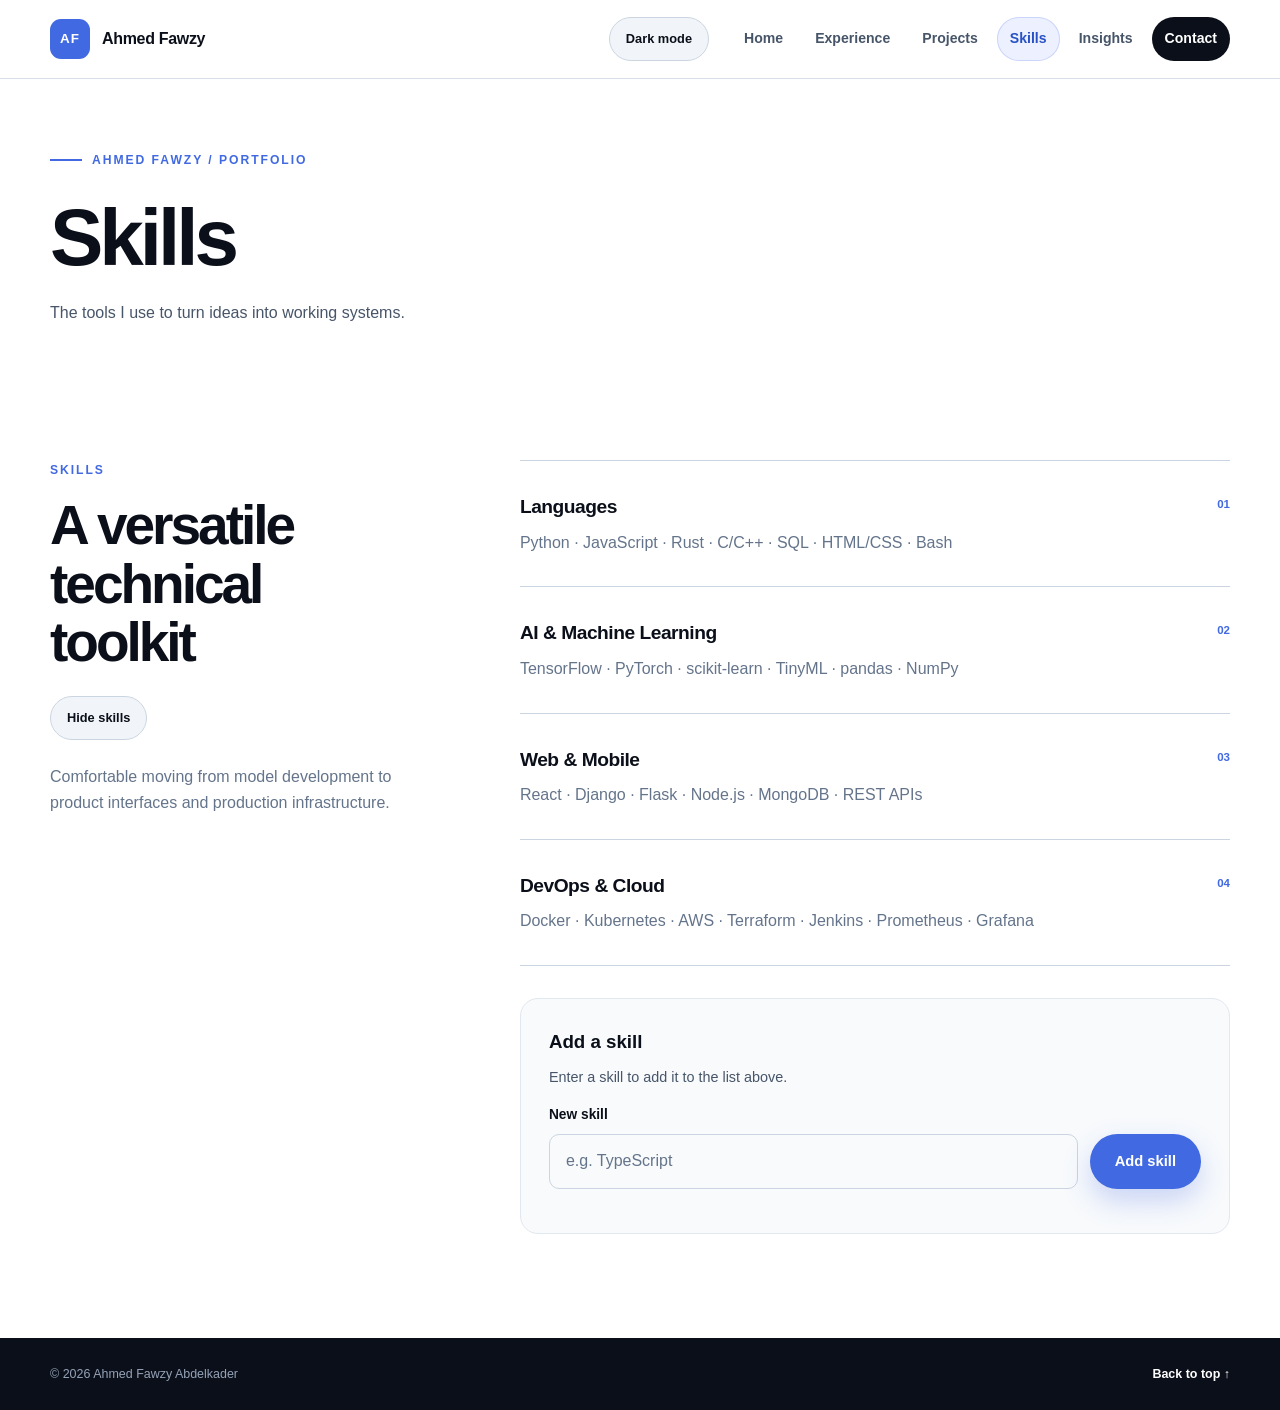
<file: skills.html>
<!DOCTYPE html>
<html lang="en">
  <head>
    <meta charset="utf-8">
    <meta name="viewport" content="width=device-width, initial-scale=1">
    <meta
      name="description"
      content="Ahmed Fawzy’s programming, AI, web development, cloud and DevOps skills, with an interactive skills list."
    >
    <meta name="theme-color" content="#4169e1">
    <title>Skills | Ahmed Fawzy Abdelkader</title>
    <link rel="stylesheet" href="styles.css">
    <script src="script.js" defer></script>
    <script src="api.js" defer></script>
  </head>

  <body>
    <a class="skip-link" href="#main-content">Skip to main content</a>

    <header class="site-header">
      <div class="container nav-wrap">
        <a class="wordmark" href="index.html" aria-label="Ahmed Fawzy Abdelkader - Home">
          <span class="wordmark-mark" aria-hidden="true">AF</span>
          <span class="wordmark-name">Ahmed Fawzy</span>
        </a>

        <div class="nav-controls">
          <button class="theme-toggle" id="theme-toggle" type="button" aria-pressed="false" hidden>Dark mode</button>
          <nav class="site-nav" aria-label="Primary navigation"><a href="index.html">Home</a>
<a href="experience.html">Experience</a>
<a href="projects.html">Projects</a>
<a href="skills.html" aria-current="page">Skills</a>
<a href="insights.html">Insights</a>
<a href="contact.html" class="nav-cta">Contact</a></nav>
        </div>
      </div>
    </header>

    <main id="main-content" tabindex="-1"><div class="page-intro container" id="top"><p class="eyebrow">Ahmed Fawzy / Portfolio</p><h1>Skills</h1><p>The tools I use to turn ideas into working systems.</p></div><section class="section" id="skills" aria-labelledby="skills-title">
        <div class="container skills-layout">
          <div class="section-heading skills-heading">
            <p class="section-number">Skills</p>
            <h2 id="skills-title">A versatile technical toolkit</h2>
            <button class="section-toggle" type="button" aria-expanded="true" aria-controls="skills-content" data-label="skills" hidden>Hide skills</button>
            <p class="section-note">
              Comfortable moving from model development to product interfaces and production infrastructure.
            </p>
          </div>

          <div class="skills-content" id="skills-content" data-collapsible-panel>
          <div class="skills-grid">
            <article class="skill-group">
              <span class="skill-number">01</span>
              <h3>Languages</h3>
              <p>Python · JavaScript · Rust · C/C++ · SQL · HTML/CSS · Bash</p>
            </article>

            <article class="skill-group">
              <span class="skill-number">02</span>
              <h3>AI &amp; Machine Learning</h3>
              <p>TensorFlow · PyTorch · scikit-learn · TinyML · pandas · NumPy</p>
            </article>

            <article class="skill-group">
              <span class="skill-number">03</span>
              <h3>Web &amp; Mobile</h3>
              <p>React · Django · Flask · Node.js · MongoDB · REST APIs</p>
            </article>

            <article class="skill-group">
              <span class="skill-number">04</span>
              <h3>DevOps &amp; Cloud</h3>
              <p>Docker · Kubernetes · AWS · Terraform · Jenkins · Prometheus · Grafana</p>
            </article>
            <article class="skill-group" id="additional-skills" hidden>
              <span class="skill-number">05</span>
              <h3>Additional Skills</h3>
              <p id="added-skills"></p>
            </article>
          </div>
          <div class="skill-playground" hidden>
            <h3>Add a skill</h3>
            <p id="skill-help">Enter a skill to add it to the list above.</p>
            <form id="skill-form" novalidate>
              <label for="new-skill">New skill</label>
              <div class="skill-input-row">
                <input id="new-skill" name="skill" type="text" maxlength="60" aria-describedby="skill-help skill-feedback" placeholder="e.g. TypeScript">
                <button class="button button-primary" type="submit">Add skill</button>
              </div>
            </form>
            <p class="form-feedback" id="skill-feedback" role="status"></p>
          </div>
          </div>
        </div>
      </section></main><footer class="site-footer">
      <div class="container footer-content">
        <p>© 2026 Ahmed Fawzy Abdelkader</p>
        <a href="#top">Back to top ↑</a>
      </div>
    </footer>
  </body>
</html>
</file>
<file: styles.css>
/* ---------- Design tokens ---------- */
:root {
  --royal-blue: #4169e1;
  --royal-blue-dark: #2851c5;
  --ink: #0b0f19;
  --ink-soft: #1c2433;
  --grey-700: #475569;
  --grey-600: #64748b;
  --grey-400: #94a3b8;
  --grey-300: #cbd5e1;
  --grey-200: #e2e8f0;
  --grey-100: #f1f5f9;
  --grey-50: #f8fafc;
  --white: #ffffff;
  --max-width: 1180px;
  --shadow-soft: 0 24px 60px rgba(11, 15, 25, 0.12);
  --radius-large: 28px;
  --radius-medium: 18px;
}

/* ---------- Base and accessibility ---------- */
*,
*::before,
*::after {
  box-sizing: border-box;
}

html {
  scroll-behavior: smooth;
}

body {
  margin: 0;
  color: var(--ink);
  background: var(--white);
  font-family: Inter, ui-sans-serif, -apple-system, BlinkMacSystemFont, "Segoe UI", sans-serif;
  font-size: 16px;
  line-height: 1.65;
  text-rendering: optimizeLegibility;
  -webkit-font-smoothing: antialiased;
}

img {
  display: block;
  max-width: 100%;
}

a {
  color: inherit;
  text-decoration: none;
}

p,
h1,
h2,
h3 {
  margin-top: 0;
}

p:last-child {
  margin-bottom: 0;
}

:focus-visible {
  outline: 3px solid var(--royal-blue);
  outline-offset: 4px;
}

::selection {
  color: var(--white);
  background: var(--royal-blue);
}

.container {
  width: min(calc(100% - 48px), var(--max-width));
  margin-inline: auto;
}

.skip-link {
  position: fixed;
  z-index: 1000;
  top: 12px;
  left: 12px;
  padding: 10px 16px;
  color: var(--white);
  background: var(--ink);
  border-radius: 8px;
  transform: translateY(-160%);
  transition: transform 180ms ease;
}

.skip-link:focus {
  transform: translateY(0);
}

/* ---------- Header and navigation ---------- */
.site-header {
  position: sticky;
  z-index: 100;
  top: 0;
  background: rgba(255, 255, 255, 0.94);
  border-bottom: 1px solid rgba(203, 213, 225, 0.72);
  backdrop-filter: blur(16px);
}

.nav-wrap {
  display: flex;
  min-height: 78px;
  align-items: center;
  justify-content: space-between;
  gap: 30px;
}

.wordmark {
  display: inline-flex;
  align-items: center;
  gap: 12px;
  font-weight: 800;
  letter-spacing: -0.02em;
}

.wordmark-mark {
  display: grid;
  width: 40px;
  height: 40px;
  place-items: center;
  color: var(--white);
  background: var(--royal-blue);
  border-radius: 11px;
  font-size: 0.84rem;
  letter-spacing: 0.08em;
}

.site-nav {
  display: flex;
  align-items: center;
  gap: 26px;
  color: var(--grey-700);
  font-size: 0.88rem;
  font-weight: 650;
}

.site-nav a {
  position: relative;
  transition: color 180ms ease;
}

.site-nav a:not(.nav-cta)::after {
  position: absolute;
  right: 0;
  bottom: -8px;
  left: 0;
  height: 2px;
  content: "";
  background: var(--royal-blue);
  transform: scaleX(0);
  transform-origin: right;
  transition: transform 180ms ease;
}

.site-nav a:hover {
  color: var(--ink);
}

.site-nav a:hover::after {
  transform: scaleX(1);
  transform-origin: left;
}

.nav-cta {
  padding: 10px 18px;
  color: var(--white);
  background: var(--ink);
  border-radius: 999px;
}

.nav-cta:hover {
  color: var(--white) !important;
  background: var(--royal-blue);
}

/* ---------- Hero ---------- */
.hero {
  position: relative;
  overflow: hidden;
  padding: 96px 0 88px;
  background:
    linear-gradient(rgba(65, 105, 225, 0.035) 1px, transparent 1px),
    linear-gradient(90deg, rgba(65, 105, 225, 0.035) 1px, transparent 1px),
    var(--white);
  background-size: 44px 44px;
}

.hero::before {
  position: absolute;
  top: -260px;
  right: -180px;
  width: 620px;
  height: 620px;
  content: "";
  background: rgba(65, 105, 225, 0.1);
  border-radius: 50%;
  filter: blur(2px);
}

.hero-grid {
  position: relative;
  display: grid;
  grid-template-columns: minmax(0, 1.22fr) minmax(350px, 0.78fr);
  align-items: center;
  gap: clamp(50px, 8vw, 105px);
}

.eyebrow,
.section-number,
.item-label {
  color: var(--royal-blue);
  font-size: 0.76rem;
  font-weight: 800;
  letter-spacing: 0.16em;
  text-transform: uppercase;
}

.eyebrow {
  display: inline-flex;
  align-items: center;
  gap: 10px;
  margin-bottom: 24px;
}

.eyebrow::before {
  width: 32px;
  height: 2px;
  content: "";
  background: var(--royal-blue);
}

.hero h1 {
  max-width: 760px;
  margin-bottom: 20px;
  font-size: clamp(3.5rem, 7.2vw, 6.9rem);
  line-height: 0.92;
  letter-spacing: -0.072em;
}

.hero-title {
  margin-bottom: 26px;
  color: var(--grey-700);
  font-size: clamp(1.18rem, 2vw, 1.5rem);
  font-weight: 700;
  letter-spacing: -0.02em;
}

.hero-intro {
  max-width: 680px;
  margin-bottom: 34px;
  color: var(--grey-700);
  font-size: 1.08rem;
}

.hero-actions {
  display: flex;
  flex-wrap: wrap;
  gap: 14px;
  margin-bottom: 50px;
}

.button {
  display: inline-flex;
  min-height: 52px;
  align-items: center;
  justify-content: center;
  padding: 0 24px;
  border: 1px solid transparent;
  border-radius: 999px;
  font-size: 0.92rem;
  font-weight: 760;
  transition: transform 180ms ease, box-shadow 180ms ease, background 180ms ease;
}

.button:hover {
  transform: translateY(-2px);
}

.button-primary {
  color: var(--white);
  background: var(--royal-blue);
  box-shadow: 0 12px 28px rgba(65, 105, 225, 0.26);
}

.button-primary:hover {
  background: var(--royal-blue-dark);
  box-shadow: 0 16px 34px rgba(65, 105, 225, 0.34);
}

.button-secondary {
  color: var(--ink);
  background: var(--white);
  border-color: var(--grey-300);
}

.button-secondary:hover {
  border-color: var(--ink);
}

.hero-meta {
  display: flex;
  max-width: 650px;
  margin: 0;
  padding: 26px 0 0;
  border-top: 1px solid var(--grey-200);
  list-style: none;
}

.hero-meta li {
  display: grid;
  flex: 1;
  gap: 2px;
  padding: 0 24px;
  border-left: 1px solid var(--grey-200);
}

.hero-meta li:first-child {
  padding-left: 0;
  border-left: 0;
}

.hero-meta strong {
  font-size: 1.5rem;
  letter-spacing: -0.04em;
}

.hero-meta span {
  color: var(--grey-600);
  font-size: 0.78rem;
}

.portrait-column {
  justify-self: end;
}

.portrait-frame {
  position: relative;
  width: min(100%, 430px);
  padding: 18px;
  background: var(--white);
  border: 1px solid var(--grey-200);
  border-radius: var(--radius-large);
  box-shadow: var(--shadow-soft);
}

.portrait-frame::before {
  position: absolute;
  z-index: -1;
  top: 50px;
  right: -26px;
  bottom: -26px;
  left: 50px;
  content: "";
  background: var(--royal-blue);
  border-radius: var(--radius-large);
}

.portrait-accent {
  position: absolute;
  z-index: 2;
  top: 42px;
  left: -18px;
  width: 66px;
  height: 8px;
  background: var(--royal-blue);
  border-radius: 999px;
}

.portrait-frame img {
  width: 100%;
  aspect-ratio: 0.78;
  object-fit: cover;
  object-position: center 24%;
  border-radius: 17px;
  filter: saturate(0.86) contrast(1.04);
}

.portrait-caption {
  display: flex;
  align-items: center;
  gap: 9px;
  padding: 16px 6px 2px;
  color: var(--grey-700);
  font-size: 0.82rem;
  font-weight: 700;
}

.status-dot {
  width: 9px;
  height: 9px;
  background: var(--royal-blue);
  border-radius: 50%;
  box-shadow: 0 0 0 5px rgba(65, 105, 225, 0.13);
}

/* ---------- Shared section styles ---------- */
.section {
  padding: 104px 0;
}

.section-light {
  background: var(--grey-50);
}

.section-heading {
  margin-bottom: 50px;
}

.section-heading h2 {
  max-width: 780px;
  margin-bottom: 0;
  font-size: clamp(2.25rem, 4.3vw, 4.25rem);
  line-height: 1.06;
  letter-spacing: -0.055em;
}

.section-number {
  margin-bottom: 16px;
}

.section-heading-row {
  display: flex;
  align-items: end;
  justify-content: space-between;
  gap: 40px;
}

.section-note {
  max-width: 400px;
  margin-bottom: 8px;
  color: var(--grey-600);
}

/* ---------- Profile ---------- */
.about-grid {
  display: grid;
  grid-template-columns: minmax(0, 1.06fr) minmax(320px, 0.72fr);
  gap: clamp(56px, 9vw, 130px);
}

.about-grid .section-heading {
  margin-bottom: 0;
}

.about-copy {
  padding-top: 38px;
  color: var(--grey-700);
}

.about-copy p {
  margin-bottom: 22px;
}

.about-copy .lead {
  color: var(--ink);
  font-size: 1.22rem;
  font-weight: 650;
  letter-spacing: -0.02em;
}

/* ---------- Education ---------- */
.education-list {
  border-top: 1px solid var(--grey-300);
}

.education-item {
  display: grid;
  grid-template-columns: 180px minmax(0, 1fr);
  gap: 40px;
  padding: 40px 0;
  border-bottom: 1px solid var(--grey-300);
}

.education-year {
  padding-top: 5px;
  color: var(--grey-600);
  font-size: 0.84rem;
  font-weight: 800;
  letter-spacing: 0.06em;
}

.education-item h3 {
  margin-bottom: 4px;
  font-size: clamp(1.55rem, 2.7vw, 2.25rem);
  letter-spacing: -0.035em;
}

.education-item .item-label {
  margin-bottom: 8px;
}

.institution {
  margin-bottom: 18px;
  color: var(--grey-700);
  font-size: 1.04rem;
}

.detail-row {
  display: flex;
  flex-wrap: wrap;
  gap: 9px;
}

.detail-row span {
  padding: 7px 12px;
  color: var(--grey-700);
  background: var(--grey-100);
  border: 1px solid var(--grey-200);
  border-radius: 999px;
  font-size: 0.79rem;
  font-weight: 700;
}

/* ---------- Experience timeline ---------- */
.section-dark {
  color: var(--white);
  background: var(--ink);
}

.section-heading-inverse .section-note {
  color: var(--grey-400);
}

.timeline {
  position: relative;
  margin-top: 64px;
}

.timeline::before {
  position: absolute;
  top: 6px;
  bottom: 0;
  left: 7px;
  width: 1px;
  content: "";
  background: #324058;
}

.timeline-item {
  position: relative;
  display: grid;
  grid-template-columns: 205px minmax(0, 1fr);
  gap: 50px;
  margin-left: 0;
  padding: 0 0 52px 56px;
}

.timeline-item:last-child {
  padding-bottom: 0;
}

.timeline-marker {
  position: absolute;
  z-index: 1;
  top: 6px;
  left: 0;
  width: 15px;
  height: 15px;
  background: var(--royal-blue);
  border: 4px solid var(--ink);
  border-radius: 50%;
  box-shadow: 0 0 0 1px var(--royal-blue);
}

.timeline-meta {
  display: flex;
  flex-direction: column;
  gap: 3px;
  color: var(--grey-400);
  font-size: 0.78rem;
  font-weight: 750;
  letter-spacing: 0.05em;
  text-transform: uppercase;
}

.timeline-content h3 {
  margin-bottom: 2px;
  font-size: clamp(1.35rem, 2.4vw, 1.85rem);
  letter-spacing: -0.03em;
}

.experience-heading {
  display: flex;
  align-items: flex-start;
  justify-content: space-between;
  gap: 24px;
  margin-bottom: 15px;
}

.experience-heading > div:first-child {
  min-width: 0;
}

.experience-heading .company {
  margin-bottom: 0;
}

.organization-logo {
  display: grid;
  width: 120px;
  height: 72px;
  flex: 0 0 120px;
  place-items: center;
  overflow: hidden;
  padding: 10px;
  background: var(--white);
  border: 1px solid rgba(255, 255, 255, 0.18);
  border-radius: 12px;
}

.organization-logo img {
  width: auto;
  height: auto;
  min-width: 0;
  min-height: 0;
  max-width: 100%;
  max-height: 100%;
  object-fit: contain;
  object-position: center;
  border-radius: 7px;
}

.timeline-content .company {
  margin-bottom: 15px;
  color: #91a8ef;
  font-weight: 700;
}

.timeline-content > p:not(.company),
.timeline-content li {
  color: var(--grey-300);
}

.timeline-content ul {
  display: grid;
  gap: 8px;
  margin: 0;
  padding-left: 19px;
}

.timeline-content li::marker {
  color: var(--royal-blue);
}

/* ---------- Extracurricular activities ---------- */
.activities {
  background: var(--white);
}

.activity-grid {
  display: grid;
  grid-template-columns: repeat(2, minmax(0, 1fr));
  gap: 22px;
}

.activity-card {
  padding: 34px;
  background: var(--grey-50);
  border: 1px solid var(--grey-200);
  border-radius: var(--radius-medium);
}

.activity-topline {
  display: flex;
  align-items: flex-start;
  justify-content: space-between;
  gap: 24px;
  margin-bottom: 34px;
}

.activity-topline > span {
  padding-top: 5px;
  color: var(--grey-600);
  font-size: 0.75rem;
  font-weight: 800;
  letter-spacing: 0.05em;
  text-align: right;
  text-transform: uppercase;
}

.activity-logo {
  display: grid;
  width: 88px;
  height: 72px;
  flex: 0 0 88px;
  place-items: center;
  overflow: hidden;
  padding: 7px;
  background: var(--white);
  border: 1px solid var(--grey-200);
  border-radius: 12px;
}

.activity-logo-wide {
  width: 126px;
  flex-basis: 126px;
  padding: 12px;
}

.activity-logo img {
  width: auto;
  height: auto;
  min-width: 0;
  min-height: 0;
  max-width: 100%;
  max-height: 100%;
  object-fit: contain;
  object-position: center;
  border-radius: 7px;
}

.activity-card .item-label {
  margin-bottom: 10px;
}

.activity-card h3 {
  margin-bottom: 22px;
  font-size: clamp(1.45rem, 2.7vw, 2.15rem);
  line-height: 1.12;
  letter-spacing: -0.04em;
}

.activity-card ul {
  display: grid;
  gap: 9px;
  margin: 0;
  padding-left: 19px;
  color: var(--grey-700);
}

.activity-card li::marker {
  color: var(--royal-blue);
}

/* ---------- Projects ---------- */
.project-grid {
  display: grid;
  grid-template-columns: repeat(2, minmax(0, 1fr));
  gap: 22px;
}

.project-card {
  display: flex;
  min-height: 440px;
  flex-direction: column;
  justify-content: space-between;
  padding: 32px;
  background: var(--white);
  border: 1px solid var(--grey-200);
  border-radius: var(--radius-medium);
  transition: transform 200ms ease, box-shadow 200ms ease, border-color 200ms ease;
}

.project-card:hover {
  border-color: var(--grey-300);
  box-shadow: 0 20px 46px rgba(15, 23, 42, 0.1);
  transform: translateY(-5px);
}

.project-card-featured {
  color: var(--white);
  background: var(--royal-blue);
  border-color: var(--royal-blue);
}

.project-card-featured:hover {
  border-color: var(--royal-blue);
  box-shadow: 0 22px 50px rgba(65, 105, 225, 0.28);
}

.project-card-wide {
  grid-column: 1 / -1;
  min-height: 360px;
}

.project-card-wide > div:nth-child(2) {
  max-width: 780px;
}

.project-topline {
  display: flex;
  align-items: center;
  justify-content: space-between;
  margin-bottom: 48px;
}

.project-index {
  display: grid;
  width: 42px;
  height: 42px;
  place-items: center;
  color: var(--royal-blue);
  background: rgba(65, 105, 225, 0.1);
  border-radius: 50%;
  font-size: 0.76rem;
  font-weight: 850;
}

.project-card-featured .project-index {
  color: var(--white);
  background: rgba(255, 255, 255, 0.15);
}

.project-date {
  color: var(--grey-600);
  font-size: 0.77rem;
  font-weight: 700;
}

.project-card-featured .project-date {
  color: rgba(255, 255, 255, 0.76);
}

.project-card .item-label {
  margin-bottom: 10px;
}

.project-card-featured .item-label {
  color: rgba(255, 255, 255, 0.76);
}

.project-card h3 {
  margin-bottom: 16px;
  font-size: clamp(1.5rem, 2.8vw, 2.25rem);
  line-height: 1.08;
  letter-spacing: -0.045em;
}

.project-card p:not(.item-label) {
  color: var(--grey-700);
}

.project-card-featured p:not(.item-label) {
  color: rgba(255, 255, 255, 0.84);
}

.tag-list {
  display: flex;
  flex-wrap: wrap;
  gap: 7px;
  margin: 34px 0 0;
  padding: 0;
  list-style: none;
}

.project-footer {
  display: flex;
  flex-wrap: wrap;
  align-items: flex-end;
  justify-content: space-between;
  gap: 18px;
  margin-top: 34px;
}

.project-footer .tag-list {
  margin-top: 0;
}

.repo-link {
  display: inline-flex;
  align-items: center;
  gap: 7px;
  padding: 8px 12px;
  color: var(--royal-blue);
  background: rgba(65, 105, 225, 0.08);
  border-radius: 999px;
  font-size: 0.75rem;
  font-weight: 800;
  white-space: nowrap;
  transition: color 180ms ease, background 180ms ease, transform 180ms ease;
}

.repo-link:hover {
  color: var(--white);
  background: var(--royal-blue);
  transform: translateY(-2px);
}

.tag-list li {
  padding: 6px 10px;
  color: var(--grey-700);
  background: var(--grey-100);
  border-radius: 999px;
  font-size: 0.72rem;
  font-weight: 750;
}

.project-card-featured .tag-list li {
  color: var(--white);
  background: rgba(255, 255, 255, 0.14);
}

/* ---------- Skills ---------- */
.skills-layout {
  display: grid;
  grid-template-columns: minmax(290px, 0.65fr) minmax(0, 1.35fr);
  gap: clamp(60px, 10vw, 140px);
}

.skills-heading {
  position: sticky;
  top: 120px;
  align-self: start;
  margin-bottom: 0;
}

.skills-heading .section-note {
  margin-top: 24px;
}

.skills-grid {
  border-top: 1px solid var(--grey-300);
}

.skill-group {
  position: relative;
  padding: 30px 54px 30px 0;
  border-bottom: 1px solid var(--grey-300);
}

.skill-number {
  position: absolute;
  top: 34px;
  right: 0;
  color: var(--royal-blue);
  font-size: 0.72rem;
  font-weight: 850;
}

.skill-group h3 {
  margin-bottom: 7px;
  font-size: 1.2rem;
  letter-spacing: -0.025em;
}

.skill-group p {
  color: var(--grey-600);
}

/* ---------- Achievements ---------- */
.achievements {
  background: var(--grey-100);
}

.achievement-grid {
  display: grid;
  grid-template-columns: repeat(3, minmax(0, 1fr));
  gap: 18px;
}

.achievement-card {
  padding: 30px;
  background: var(--white);
  border: 1px solid var(--grey-200);
  border-radius: var(--radius-medium);
}

.achievement-year {
  display: inline-block;
  margin-bottom: 48px;
  color: var(--royal-blue);
  font-size: 0.74rem;
  font-weight: 850;
  letter-spacing: 0.08em;
  text-transform: uppercase;
}

.achievement-card h3 {
  margin-bottom: 10px;
  font-size: 1.35rem;
  letter-spacing: -0.03em;
}

.achievement-card p {
  color: var(--grey-600);
  font-size: 0.92rem;
}

/* ---------- Contact and footer ---------- */
.contact-section {
  padding: 108px 0;
  color: var(--white);
  background: var(--royal-blue);
}

.contact-grid {
  display: grid;
  grid-template-columns: minmax(0, 0.88fr) minmax(380px, 1.12fr);
  gap: clamp(60px, 10vw, 140px);
  align-items: start;
}

.section-number-light {
  color: rgba(255, 255, 255, 0.72);
}

.contact-section h2 {
  margin-bottom: 24px;
  font-size: clamp(2.5rem, 5vw, 4.9rem);
  line-height: 0.98;
  letter-spacing: -0.06em;
}

.contact-section p:not(.section-number) {
  max-width: 520px;
  color: rgba(255, 255, 255, 0.78);
}

.contact-links {
  display: grid;
  border-top: 1px solid rgba(255, 255, 255, 0.28);
  font-style: normal;
}

.contact-links a {
  display: grid;
  grid-template-columns: 92px minmax(0, 1fr) 24px;
  align-items: center;
  gap: 16px;
  padding: 22px 0;
  border-bottom: 1px solid rgba(255, 255, 255, 0.28);
  transition: padding 180ms ease, background 180ms ease;
}

.contact-links a:hover {
  padding-right: 12px;
  padding-left: 12px;
  background: rgba(255, 255, 255, 0.08);
}

.contact-links span:first-child {
  color: rgba(255, 255, 255, 0.68);
  font-size: 0.76rem;
  font-weight: 750;
  letter-spacing: 0.08em;
  text-transform: uppercase;
}

.contact-links strong {
  overflow: hidden;
  font-size: 0.95rem;
  text-overflow: ellipsis;
  white-space: nowrap;
}

.contact-arrow {
  font-size: 1.1rem;
  text-align: right;
}

.site-footer {
  padding: 26px 0;
  color: var(--grey-400);
  background: var(--ink);
  font-size: 0.78rem;
}

.footer-content {
  display: flex;
  align-items: center;
  justify-content: space-between;
  gap: 24px;
}

.footer-content p {
  margin-bottom: 0;
}

.footer-content a {
  color: var(--white);
  font-weight: 700;
}

/* ---------- Responsive layouts ---------- */
@media (max-width: 980px) {
  .site-nav a:not(.nav-cta) {
    display: none;
  }

  .hero-grid {
    grid-template-columns: minmax(0, 1.1fr) minmax(300px, 0.75fr);
    gap: 40px;
  }

  .hero h1 {
    font-size: clamp(3.5rem, 8vw, 5.4rem);
  }

  .about-grid,
  .skills-layout,
  .contact-grid {
    grid-template-columns: 1fr;
  }

  .about-copy {
    max-width: 760px;
    padding-top: 0;
  }

  .skills-heading {
    position: static;
  }

  .contact-grid {
    gap: 50px;
  }
}

@media (max-width: 760px) {
  .container {
    width: min(calc(100% - 34px), var(--max-width));
  }

  .site-header {
    position: static;
  }

  .wordmark-name {
    display: none;
  }

  .hero {
    padding: 66px 0 72px;
  }

  .hero-grid {
    grid-template-columns: 1fr;
    gap: 62px;
  }

  .portrait-column {
    width: min(94%, 410px);
    justify-self: center;
  }

  .hero-meta li {
    padding: 0 14px;
  }

  .hero-meta strong {
    font-size: 1.25rem;
  }

  .section {
    padding: 76px 0;
  }

  .section-heading-row {
    display: block;
  }

  .section-heading-row .section-note {
    margin-top: 20px;
  }

  .education-item,
  .timeline-item {
    grid-template-columns: 1fr;
  }

  .education-item {
    gap: 14px;
  }

  .timeline-item {
    gap: 13px;
    padding-left: 42px;
  }

  .project-grid,
  .activity-grid,
  .achievement-grid {
    grid-template-columns: 1fr;
  }

  .project-card-wide {
    grid-column: auto;
  }

  .project-card {
    min-height: 400px;
  }

  .achievement-year {
    margin-bottom: 32px;
  }

  .contact-section {
    padding: 80px 0;
  }
}

@media (max-width: 520px) {
  .nav-wrap {
    min-height: 70px;
  }

  .nav-cta {
    padding: 8px 15px;
  }

  .hero h1 {
    font-size: clamp(3.15rem, 17vw, 4.3rem);
  }

  .hero-actions {
    display: grid;
  }

  .button {
    width: 100%;
  }

  .hero-meta {
    display: grid;
    grid-template-columns: repeat(3, 1fr);
  }

  .hero-meta li {
    padding: 0 9px;
  }

  .hero-meta span {
    line-height: 1.3;
  }

  .project-card,
  .achievement-card {
    padding: 25px;
  }

  .activity-card {
    padding: 25px;
  }

  .experience-heading {
    gap: 14px;
  }

  .organization-logo {
    width: 96px;
    height: 60px;
    flex-basis: 96px;
  }

  .contact-links a {
    grid-template-columns: 1fr 22px;
    gap: 2px 12px;
  }

  .contact-links span:first-child {
    grid-column: 1 / -1;
  }

  .contact-links strong {
    font-size: 0.88rem;
  }

  .footer-content {
    align-items: flex-start;
    flex-direction: column;
    gap: 7px;
  }
}

@media (prefers-reduced-motion: reduce) {
  html {
    scroll-behavior: auto;
  }

  *,
  *::before,
  *::after {
    scroll-behavior: auto !important;
    transition-duration: 0.01ms !important;
  }
}

/* ---------- Print-friendly CV ---------- */
@media print {
  .site-header,
  .hero-actions,
  .site-footer {
    display: none;
  }

  .hero,
  .section,
  .contact-section {
    padding: 38px 0;
  }

  .section-dark,
  .contact-section {
    color: var(--ink);
    background: var(--white);
  }

  .project-grid,
  .achievement-grid {
    break-inside: avoid;
  }

  .project-card,
  .achievement-card {
    break-inside: avoid;
    box-shadow: none;
  }
}

/* ---------- Assignment 2: interactive controls ---------- */
[hidden] { display: none !important; }

button, input, textarea { font: inherit; }
button { cursor: pointer; }
input, textarea { min-width: 0; }
section[id] { scroll-margin-top: 100px; }

.nav-controls { display: flex; align-items: center; gap: 22px; }
.site-nav { gap: 20px; }
.theme-toggle, .section-toggle, .detail-toggle {
  min-height: 44px;
  padding: 9px 16px;
  color: var(--ink);
  background: var(--grey-100);
  border: 1px solid var(--grey-300);
  border-radius: 999px;
  font-size: 0.8rem;
  font-weight: 750;
}
.theme-toggle { white-space: nowrap; }
.section-toggle { margin-top: 24px; }
.intro-controls { position: relative; z-index: 1; display: flex; justify-content: flex-end; margin-bottom: 24px; }
.intro-controls .section-toggle { margin-top: 0; }
.section.is-collapsed { padding: 48px 0; }
.section.is-collapsed .section-heading { margin-bottom: 0; }
.hero.is-collapsed { padding: 24px 0; }
.hero.is-collapsed .intro-controls { margin-bottom: 0; }
.contact-section.is-collapsed { padding: 48px 0; }
.detail-toggle { margin: 8px 0 0; }
.theme-toggle:hover, .section-toggle:hover, .detail-toggle:hover {
  border-color: var(--royal-blue);
}
.project-card-featured .detail-toggle {
  color: var(--white);
  background: rgba(255, 255, 255, 0.12);
  border-color: rgba(255, 255, 255, 0.55);
}
.project-details { margin-top: 20px; padding-top: 20px; border-top: 1px solid var(--grey-200); }
.project-card-featured .project-details { border-color: rgba(255, 255, 255, 0.3); }
.welcome-banner {
  display: flex;
  align-items: center;
  justify-content: space-between;
  gap: 16px;
  margin-bottom: 26px;
  padding: 12px 16px;
  color: var(--grey-700);
  background: var(--grey-50);
  border: 1px solid var(--grey-200);
  border-left: 3px solid var(--royal-blue);
  border-radius: 12px;
  font-size: 0.85rem;
}
.welcome-banner p { margin: 0; }
.welcome-banner button {
  flex-shrink: 0;
  width: 44px;
  height: 44px;
  color: var(--ink);
  background: transparent;
  border: 0;
  border-radius: 8px;
  font-size: 1.5rem;
}
.skills-content { min-width: 0; }
.skill-playground {
  margin-top: 32px;
  padding: 28px;
  background: var(--grey-50);
  border: 1px solid var(--grey-200);
  border-radius: var(--radius-medium);
}
.skill-playground h3 { margin-bottom: 8px; }
.skill-playground > p { color: var(--grey-700); font-size: 0.9rem; }
.skill-input-row { display: flex; gap: 12px; }
.skill-input-row input { flex: 1; width: 100%; }
.skill-input-row .button { flex-shrink: 0; }
.skill-group p { overflow-wrap: anywhere; }
.contact-form {
  margin-top: 64px;
  padding: clamp(24px, 4vw, 44px);
  color: var(--ink);
  background: var(--white);
  border-radius: var(--radius-large);
  box-shadow: var(--shadow-soft);
}
.contact-form h3 { margin-bottom: 12px; font-size: 1.8rem; letter-spacing: -0.035em; }
.contact-section .contact-form p:not(.section-number) { max-width: none; color: var(--grey-700); }
.form-fields { display: grid; grid-template-columns: repeat(2, minmax(0, 1fr)); gap: 16px 24px; margin: 24px 0; }
.form-field-wide { grid-column: 1 / -1; }
label { display: block; margin-bottom: 8px; font-size: 0.86rem; font-weight: 750; }
label span { color: var(--grey-600); font-weight: 400; }
input, textarea {
  display: block;
  width: 100%;
  padding: 13px 16px;
  color: var(--ink);
  background: var(--grey-50);
  border: 1px solid var(--grey-300);
  border-radius: 10px;
}
input::placeholder { color: var(--grey-600); }
textarea { resize: vertical; }
input[aria-invalid="true"], textarea[aria-invalid="true"] { border: 2px solid #b42318; }
.field-error { min-height: 1.5em; margin: 6px 0 0; font-size: 0.82rem; }
.contact-section .contact-form p.field-error:not(.section-number),
.contact-section .contact-form p.is-error:not(.section-number),
.skill-playground .is-error { color: #b42318; }
.form-feedback { margin: 16px 0 0; font-size: 0.9rem; overflow-wrap: anywhere; }
.contact-section .contact-form #contact-feedback:not(.is-error) { color: #166534; }

/* Keep fixed white lettering on the blue and dark sections in both themes. */
html[data-theme="dark"] {
  color-scheme: dark;
  --ink: #e8eefc;
  --grey-700: #bcc8dc;
  --grey-600: #adbbd2;
  --grey-400: #94a3b8;
  --grey-300: #3c4a60;
  --grey-200: #293950;
  --grey-100: #182437;
  --grey-50: #111c2d;
  --shadow-soft: 0 24px 60px rgba(0, 0, 0, 0.3);
}
html[data-theme="dark"] body,
html[data-theme="dark"] .hero { background-color: #0b1321; }
html[data-theme="dark"] .site-header { background: rgba(11, 19, 33, 0.95); border-color: var(--grey-200); }
html[data-theme="dark"] :is(.portrait-frame, .activity-card, .project-card:not(.project-card-featured), .achievement-card, .contact-form, .button-secondary) { background: #142035; }
html[data-theme="dark"] :is(.section-dark, .site-footer) { background: #070e19; color: var(--white); }
html[data-theme="dark"] .nav-cta { background: var(--royal-blue); }
html[data-theme="dark"] :is(.eyebrow, .section-number:not(.section-number-light), .item-label, .skill-number, .achievement-year, .project-index, .repo-link) { color: #a6baff; }
html[data-theme="dark"] .project-card-featured :is(.item-label, .project-index) { color: var(--white); }
html[data-theme="dark"] .section-dark .section-note { color: var(--grey-700); }
html[data-theme="dark"] .repo-link:hover { color: var(--white); }
html[data-theme="dark"] :is(.field-error, .form-feedback).is-error,
html[data-theme="dark"] .contact-section .contact-form p.field-error:not(.section-number),
html[data-theme="dark"] .contact-section .contact-form p.is-error:not(.section-number) { color: #ffb4ac; }
html[data-theme="dark"] .contact-section .contact-form #contact-feedback:not(.is-error) { color: #9ce2af; }

@media (max-width: 1180px) {
  .site-nav { gap: 12px; }
  .nav-controls { gap: 14px; }
  .nav-wrap { gap: 16px; }
}
@media (max-width: 600px) {
  .skill-input-row { flex-direction: column; }
  .skill-input-row .button { width: 100%; }
  .form-fields { grid-template-columns: 1fr; }
  .skill-playground { padding: 22px; }
  .theme-toggle { padding: 9px 12px; }
}
@media print {
  html[data-theme] {
    --ink: #0b0f19;
    --grey-700: #475569;
    --grey-600: #64748b;
    --grey-300: #cbd5e1;
    --grey-200: #e2e8f0;
    --grey-100: #f1f5f9;
    --grey-50: #f8fafc;
    color-scheme: light;
  }
  .welcome-banner, .intro-controls, .section-toggle, .detail-toggle, .skill-playground, .contact-form { display: none !important; }
  [data-collapsible-panel][hidden] { display: block !important; }
  :is(.hero-grid, .activity-grid, .project-grid, .achievement-grid, .contact-links)[data-collapsible-panel][hidden] { display: grid !important; }
  #skills-content[hidden], #achievements-content[hidden], .project-details[hidden] { display: block !important; }
  #achievements-content { display: grid !important; }
  html[data-theme] :is(body, .hero, .section, .contact-section, .project-card, .achievement-card, .activity-card, .portrait-frame) {
    color: #0b0f19;
    background: #fff;
    box-shadow: none;
  }
  html[data-theme] :is(.project-card p, .project-card .item-label, .section-number, .repo-link, .item-label, .project-date, .tag-list li, .contact-links strong, .contact-links span, .timeline-content p, .timeline-content ul, .company, .section-note, .contact-section p:not(.section-number)) { color: #475569; }
}

/* Assignment 3: shared multi-page navigation and live data. */
.site-nav a[aria-current="page"] { text-decoration: underline; text-underline-offset: 7px; }
.page-intro { padding-block: 64px 30px; }
.page-intro h1 { font-size: clamp(2.8rem, 7vw, 5rem); line-height: 1.1; letter-spacing: -.05em; margin-bottom: 18px; }
.page-intro > p:last-child { color: var(--grey-700); }
.api-panel { padding: clamp(22px, 4vw, 38px); background: var(--white); border: 1px solid var(--grey-200); border-radius: var(--radius-medium); }
.api-controls { display: flex; align-items: end; gap: 18px; flex-wrap: wrap; }
.api-controls > div { flex: 1; min-width: min(100%, 230px); }
select { width: 100%; min-height: 48px; padding: 12px; font: inherit; color: var(--ink); background: var(--grey-50); border: 1px solid var(--grey-300); border-radius: 10px; }
.api-status { margin: 22px 0; color: var(--grey-700); }
.api-status.is-error { color: #b42318; }
.api-results { overflow-wrap: anywhere; }
.api-results:empty { display: none; }
.api-results.api-grid { display: grid; grid-template-columns: repeat(3, minmax(0,1fr)); gap: 18px; }
.live-card { padding: 24px; border: 1px solid var(--grey-200); border-radius: 14px; background: var(--grey-50); }
.live-card h3 { font-size: 1.18rem; line-height: 1.4; }
.live-card h3 a { text-decoration: underline; text-underline-offset: 4px; }
.live-card p { color: var(--grey-700); }
.live-meta { font-size: .83rem; margin-top: 24px; }
.api-credit { margin: 28px 0 0; font-size: .8rem; color: var(--grey-600); }
.api-credit a { text-decoration: underline; }
.quote-text { margin: 26px 0 18px; font-size: clamp(1.4rem,3vw,2.2rem); line-height: 1.5; letter-spacing: -.02em; }
.quote-author { color: var(--grey-600); }
.weather-icon { font-size: 4rem; }
.weather-temperature { font-size: 3rem; font-weight: 800; margin-bottom: 10px; }
button:disabled { cursor: wait; opacity: .65; }
html[data-theme="dark"] .api-panel { background: #142035; }
html[data-theme="dark"] .api-status.is-error { color: #ffb4ac; }
@media (max-width: 1180px) { .nav-wrap { flex-wrap: wrap; padding-block: 16px; } .nav-controls { flex: 1; justify-content: flex-end; } }
@media (max-width: 980px) { .site-nav a:not(.nav-cta) { display: inline-block; } .nav-controls { flex-wrap: wrap; } .site-nav { flex-wrap: wrap; justify-content: flex-end; } .api-results.api-grid { grid-template-columns: repeat(2,minmax(0,1fr)); } }
@media (max-width: 600px) { .nav-controls { flex-basis: 100%; justify-content: space-between; } .site-nav { width: 100%; justify-content: flex-start; gap: 12px 18px; } .site-nav a { font-size: .8rem; } .api-results.api-grid { grid-template-columns: 1fr; } .api-controls { align-items: stretch; flex-direction: column; } .api-controls button { width: 100%; } .page-intro { padding-top: 40px; } }
@media print { .page-intro { padding-block: 20px; } .api-controls, [data-load] { display: none; } .api-panel { color: #0b0f19 !important; background: #fff !important; } }

/* Review refinements: orientation, touch targets, readable data, stable refresh. */
.skip-link { color: #fff; background: #0b0f19; }
main:focus { outline: none; }
.site-nav { gap: 6px; }
.site-nav a { display: inline-flex; align-items: center; min-height: 44px; padding: 10px 13px; border-radius: 999px; }
.site-nav a:not(.nav-cta)::after { display: none; }
.site-nav a[aria-current="page"] { color: var(--royal-blue-dark); background: #edf1ff; text-decoration: none; box-shadow: inset 0 0 0 1px #cbd5fa; }
.site-nav .nav-cta[aria-current="page"] { color: #fff; background: var(--royal-blue-dark); box-shadow: none; }
.site-nav a:not(.nav-cta):hover { background: var(--grey-100); }
.page-links { display: flex; align-items: center; flex-wrap: wrap; gap: 10px; padding-block: 24px; border-bottom: 1px solid var(--grey-200); }
.page-links > span { margin-right: 6px; color: var(--grey-600); font-size: .8rem; font-weight: 700; }
.page-links a { display: inline-flex; min-height: 44px; align-items: center; padding: 9px 15px; border: 1px solid var(--grey-300); border-radius: 999px; font-size: .85rem; font-weight: 650; }
.page-links a:hover { color: var(--royal-blue-dark); background: #edf1ff; border-color: #a8b9f1; }
.page-intro + .page-links { padding-top: 0; }
.api-section .section-heading { max-width: 800px; margin-bottom: 30px; }
.api-section .section-note { max-width: 650px; line-height: 1.7; }
.api-panel { box-shadow: 0 12px 34px rgba(11,15,25,.04); }
.api-status { display: flex; gap: 12px; align-items: baseline; min-height: 28px; line-height: 1.65; }
.api-status::before { content: ''; flex: 0 0 8px; width: 8px; height: 8px; border-radius: 50%; background: #26834a; }
.api-status.is-error { padding: 14px 16px; border: 1px solid currentColor; border-radius: 12px; }
.api-status.is-error::before { background: currentColor; }
.is-loading .api-status::before { background: var(--royal-blue); }
.api-results[aria-busy="true"] { opacity: .55; }
.api-panel[data-api="quotes"] .api-results { min-height: 130px; }
.api-panel[data-api="weather"] .api-results { min-height: 220px; }
.live-card { display: flex; flex-direction: column; gap: 12px; transition: border-color 180ms ease, box-shadow 180ms ease; }
.live-card:hover, .live-card:focus-within { border-color: var(--royal-blue); box-shadow: 0 8px 22px rgba(11,15,25,.07); }
.live-card h3, .live-card p { margin: 0; }
.live-card .live-meta { margin-top: auto; padding-top: 12px; }
.live-card > a { display: inline-flex; align-items: center; min-height: 44px; font-size: .85rem; text-decoration: underline; text-underline-offset: 4px; }
.live-card .news-source { color: var(--grey-600); font-size: .75rem; font-weight: 750; letter-spacing: .02em; }
.quote-text { max-width: 920px; }
.weather-icon { display: inline-block; line-height: 1.5; }
html[data-theme="dark"] .site-nav a[aria-current="page"]:not(.nav-cta) { color: #d8e2ff; background: #24365e; box-shadow: inset 0 0 0 1px #496193; }
html[data-theme="dark"] .page-links a:hover { color: #d8e2ff; background: #24365e; }
html[data-theme="dark"] .api-status::before { background: #86d4a0; }
html[data-theme="dark"] .api-status.is-error::before { background: currentColor; }
html[data-theme="dark"] .is-loading .api-status::before { background: #a6baff; }
@media (max-width: 760px) {
  .nav-wrap { display: grid; grid-template-columns: 1fr auto; gap: 10px; padding-block: 12px; }
  .wordmark { grid-column: 1; grid-row: 1; align-self: start; }
  .nav-controls { display: contents; }
  .theme-toggle { grid-column: 2; grid-row: 1; justify-self: end; }
  .site-nav { grid-column: 1 / -1; display: grid; grid-template-columns: repeat(3,minmax(0,1fr)); gap: 6px; width: 100%; }
  .site-nav a, .site-nav a:not(.nav-cta) { display: flex; justify-content: center; padding: 10px 6px; font-size: .82rem; }
  .page-intro { padding-block: 38px 24px; }
  .page-links { gap: 8px; }
  .page-links > span { width: 100%; }
  .page-links a { padding-inline: 12px; }
  .api-section { padding-block: 54px; }
  .api-panel { padding: 22px; }
}
@media print {
  .page-links { display: none; }
  .api-panel, .live-card { break-inside: avoid; box-shadow: none; }
  .api-status { display: none; }
  .api-results, .api-panel[data-api] .api-results { min-height: 0; }
  html[data-theme] .live-card, html[data-theme] .api-credit, html[data-theme] .quote-author { color: #0b0f19; background: #fff; }
}
</file>
